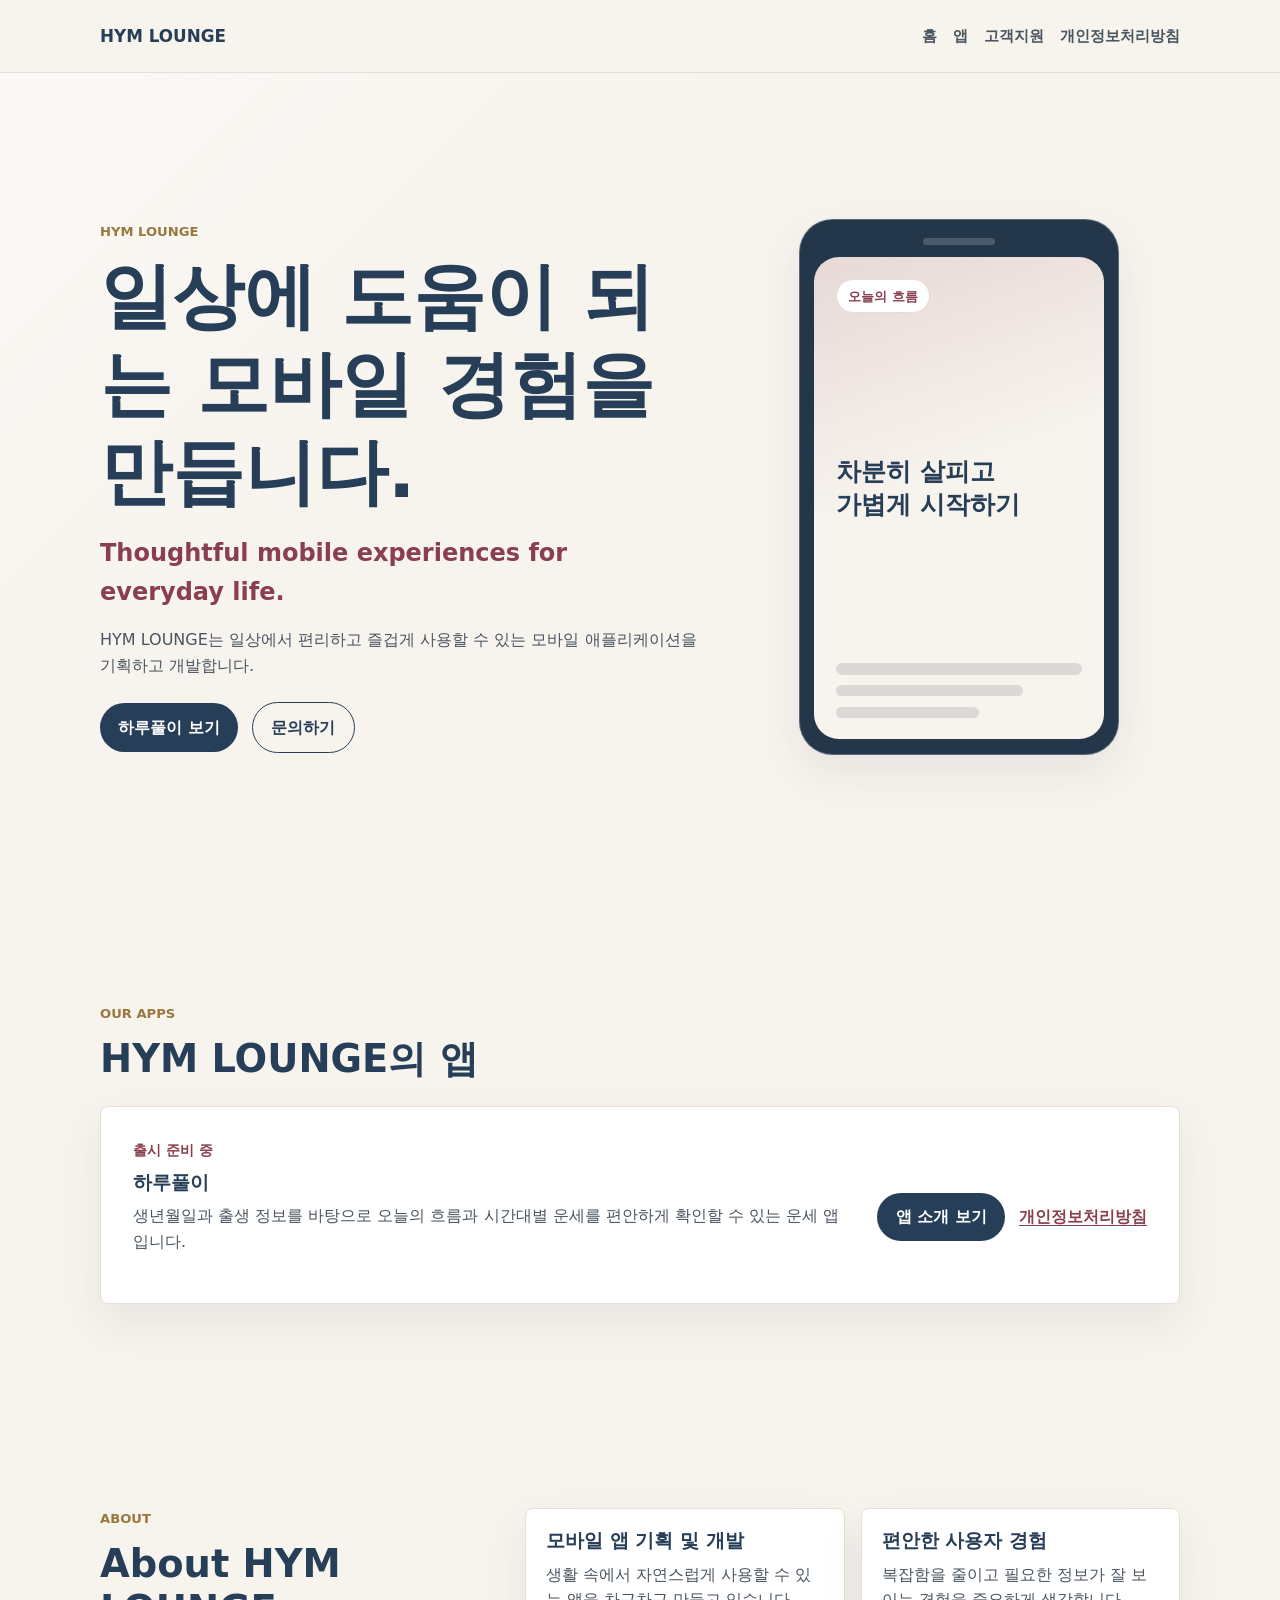
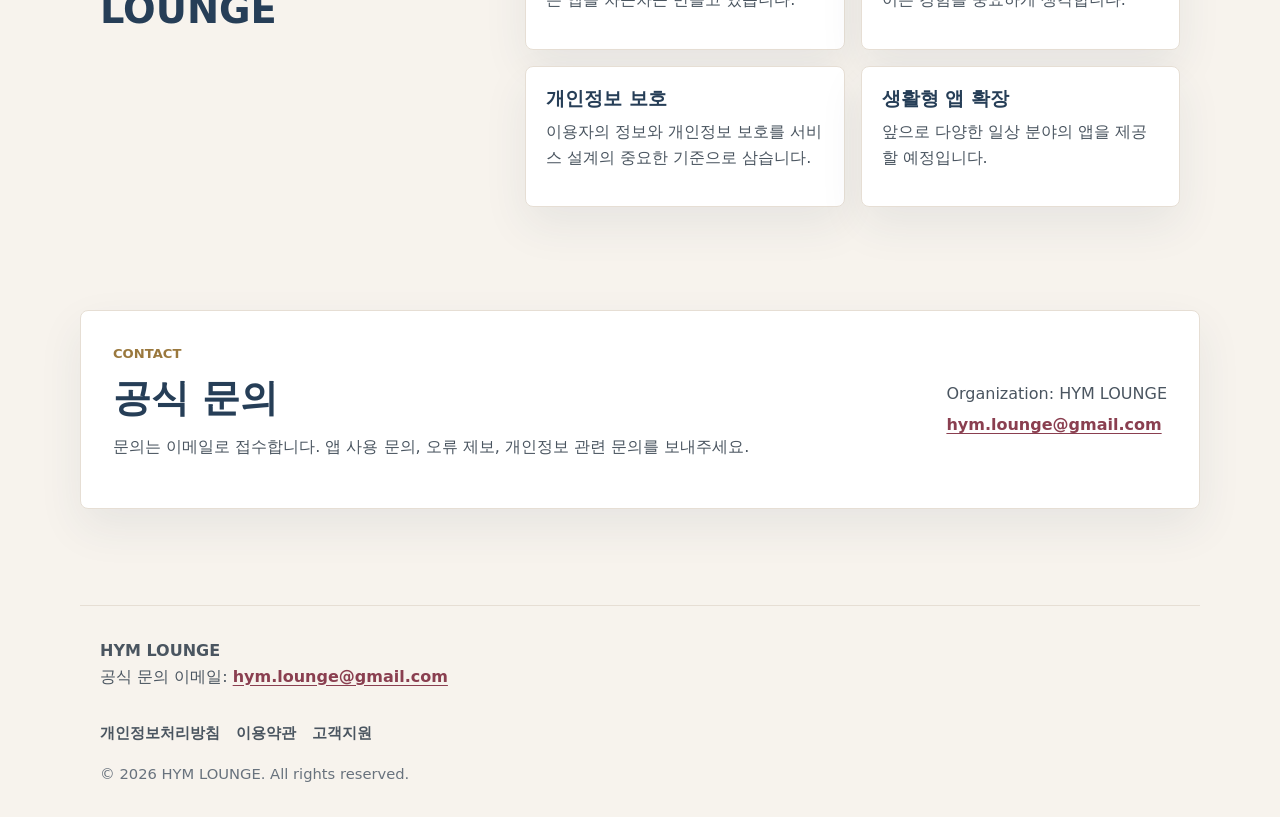
<file: index.html>
<!doctype html>
<html lang="ko">
  <head>
    <meta charset="utf-8">
    <meta name="viewport" content="width=device-width, initial-scale=1">
    <title>HYM LOUNGE | 일상에 도움이 되는 모바일 경험</title>
    <meta name="description" content="HYM LOUNGE는 일상에서 편리하고 즐겁게 사용할 수 있는 모바일 애플리케이션을 기획하고 개발합니다.">
    <link rel="canonical" href="https://www.hymlounge.com/">
    <link rel="icon" href="/assets/favicon.svg" type="image/svg+xml">
    <meta name="theme-color" content="#F7F3ED">
    <meta property="og:type" content="website">
    <meta property="og:site_name" content="HYM LOUNGE">
    <meta property="og:title" content="HYM LOUNGE">
    <meta property="og:description" content="일상에 도움이 되는 모바일 경험을 만듭니다.">
    <meta property="og:url" content="https://www.hymlounge.com/">
    <meta property="og:locale" content="ko_KR">
    <link rel="stylesheet" href="/styles.css">
  </head>
  <body>
    <header class="site-header">
      <nav class="nav" aria-label="주요 메뉴">
        <a class="brand" href="/" aria-label="HYM LOUNGE 홈">HYM LOUNGE</a>
        <div class="nav-links">
          <a href="/">홈</a>
          <a href="/harupuli/">앱</a>
          <a href="/support/">고객지원</a>
          <a href="/harupuli/privacy/">개인정보처리방침</a>
        </div>
      </nav>
    </header>

    <main>
      <section class="hero section">
        <div class="hero-copy">
          <p class="eyebrow">HYM LOUNGE</p>
          <h1>일상에 도움이 되는 모바일 경험을 만듭니다.</h1>
          <p class="lead">Thoughtful mobile experiences for everyday life.</p>
          <p>HYM LOUNGE는 일상에서 편리하고 즐겁게 사용할 수 있는 모바일 애플리케이션을 기획하고 개발합니다.</p>
          <div class="actions" aria-label="주요 링크">
            <a class="button primary" href="/harupuli/">하루풀이 보기</a>
            <a class="button secondary" href="/support/">문의하기</a>
          </div>
        </div>
        <div class="hero-panel" aria-hidden="true">
          <div class="phone-shell">
            <div class="phone-top"></div>
            <div class="app-preview">
              <span class="preview-label">오늘의 흐름</span>
              <strong>차분히 살피고<br>가볍게 시작하기</strong>
              <div class="preview-lines">
                <span></span>
                <span></span>
                <span></span>
              </div>
            </div>
          </div>
        </div>
      </section>

      <section class="section" aria-labelledby="apps-title">
        <div class="section-heading">
          <p class="eyebrow">Our Apps</p>
          <h2 id="apps-title">HYM LOUNGE의 앱</h2>
        </div>
        <article class="app-card">
          <div>
            <p class="status">출시 준비 중</p>
            <h3>하루풀이</h3>
            <p>생년월일과 출생 정보를 바탕으로 오늘의 흐름과 시간대별 운세를 편안하게 확인할 수 있는 운세 앱입니다.</p>
          </div>
          <div class="card-actions">
            <a class="button primary" href="/harupuli/">앱 소개 보기</a>
            <a class="text-link" href="/harupuli/privacy/">개인정보처리방침</a>
          </div>
        </article>
      </section>

      <section class="section split" aria-labelledby="about-title">
        <div class="section-heading">
          <p class="eyebrow">About</p>
          <h2 id="about-title">About HYM LOUNGE</h2>
        </div>
        <div class="feature-grid">
          <article>
            <h3>모바일 앱 기획 및 개발</h3>
            <p>생활 속에서 자연스럽게 사용할 수 있는 앱을 차근차근 만들고 있습니다.</p>
          </article>
          <article>
            <h3>편안한 사용자 경험</h3>
            <p>복잡함을 줄이고 필요한 정보가 잘 보이는 경험을 중요하게 생각합니다.</p>
          </article>
          <article>
            <h3>개인정보 보호</h3>
            <p>이용자의 정보와 개인정보 보호를 서비스 설계의 중요한 기준으로 삼습니다.</p>
          </article>
          <article>
            <h3>생활형 앱 확장</h3>
            <p>앞으로 다양한 일상 분야의 앱을 제공할 예정입니다.</p>
          </article>
        </div>
      </section>

      <section class="section contact-band" aria-labelledby="contact-title">
        <div>
          <p class="eyebrow">Contact</p>
          <h2 id="contact-title">공식 문의</h2>
          <p>문의는 이메일로 접수합니다. 앱 사용 문의, 오류 제보, 개인정보 관련 문의를 보내주세요.</p>
        </div>
        <address>
          <span>Organization: HYM LOUNGE</span>
          <a href="mailto:hym.lounge@gmail.com" aria-label="HYM LOUNGE 공식 문의 이메일 보내기">hym.lounge@gmail.com</a>
        </address>
      </section>
    </main>

    <footer class="site-footer">
      <div>
        <strong>HYM LOUNGE</strong>
        <p>공식 문의 이메일: <a href="mailto:hym.lounge@gmail.com">hym.lounge@gmail.com</a></p>
      </div>
      <nav aria-label="하단 메뉴">
        <a href="/harupuli/privacy/">개인정보처리방침</a>
        <a href="/harupuli/terms/">이용약관</a>
        <a href="/support/">고객지원</a>
      </nav>
      <p class="copyright">© 2026 HYM LOUNGE. All rights reserved.</p>
    </footer>
  </body>
</html>
</file>
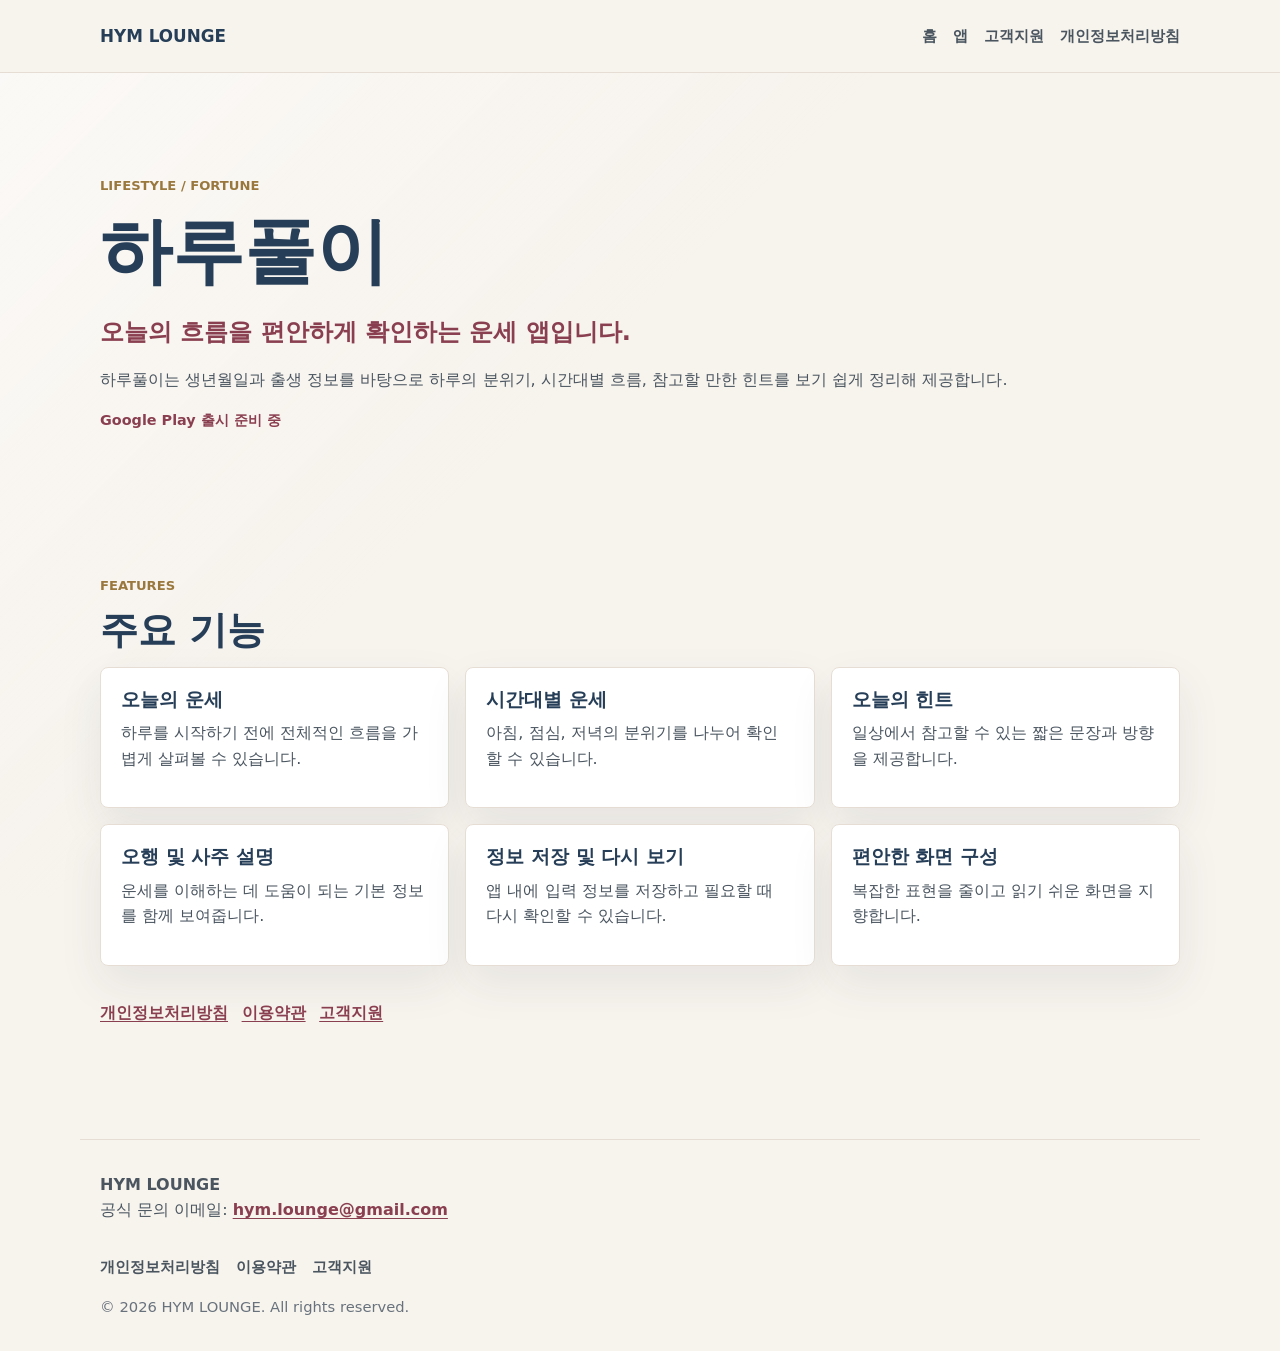
<file: harupuli/index.html>
<!doctype html>
<html lang="ko">
  <head>
    <meta charset="utf-8">
    <meta name="viewport" content="width=device-width, initial-scale=1">
    <title>하루풀이 | HYM LOUNGE</title>
    <meta name="description" content="하루풀이는 오늘의 흐름과 시간대별 운세를 편안하게 확인할 수 있는 라이프스타일 운세 앱입니다.">
    <link rel="canonical" href="https://www.hymlounge.com/harupuli/">
    <link rel="icon" href="/assets/favicon.svg" type="image/svg+xml">
    <meta name="theme-color" content="#F7F3ED">
    <meta property="og:type" content="website">
    <meta property="og:site_name" content="HYM LOUNGE">
    <meta property="og:title" content="하루풀이">
    <meta property="og:description" content="Google Play 출시 준비 중인 라이프스타일 운세 앱입니다.">
    <meta property="og:url" content="https://www.hymlounge.com/harupuli/">
    <meta property="og:locale" content="ko_KR">
    <link rel="stylesheet" href="/styles.css">
  </head>
  <body>
    <header class="site-header">
      <nav class="nav" aria-label="주요 메뉴">
        <a class="brand" href="/" aria-label="HYM LOUNGE 홈">HYM LOUNGE</a>
        <div class="nav-links">
          <a href="/">홈</a>
          <a href="/harupuli/">앱</a>
          <a href="/support/">고객지원</a>
          <a href="/harupuli/privacy/">개인정보처리방침</a>
        </div>
      </nav>
    </header>

    <main>
      <section class="section page-hero">
        <p class="eyebrow">Lifestyle / Fortune</p>
        <h1>하루풀이</h1>
        <p class="lead">오늘의 흐름을 편안하게 확인하는 운세 앱입니다.</p>
        <p>하루풀이는 생년월일과 출생 정보를 바탕으로 하루의 분위기, 시간대별 흐름, 참고할 만한 힌트를 보기 쉽게 정리해 제공합니다.</p>
        <p class="status">Google Play 출시 준비 중</p>
      </section>

      <section class="section" aria-labelledby="features-title">
        <div class="section-heading">
          <p class="eyebrow">Features</p>
          <h2 id="features-title">주요 기능</h2>
        </div>
        <div class="content-grid">
          <article class="info-card">
            <h3>오늘의 운세</h3>
            <p>하루를 시작하기 전에 전체적인 흐름을 가볍게 살펴볼 수 있습니다.</p>
          </article>
          <article class="info-card">
            <h3>시간대별 운세</h3>
            <p>아침, 점심, 저녁의 분위기를 나누어 확인할 수 있습니다.</p>
          </article>
          <article class="info-card">
            <h3>오늘의 힌트</h3>
            <p>일상에서 참고할 수 있는 짧은 문장과 방향을 제공합니다.</p>
          </article>
          <article class="info-card">
            <h3>오행 및 사주 설명</h3>
            <p>운세를 이해하는 데 도움이 되는 기본 정보를 함께 보여줍니다.</p>
          </article>
          <article class="info-card">
            <h3>정보 저장 및 다시 보기</h3>
            <p>앱 내에 입력 정보를 저장하고 필요할 때 다시 확인할 수 있습니다.</p>
          </article>
          <article class="info-card">
            <h3>편안한 화면 구성</h3>
            <p>복잡한 표현을 줄이고 읽기 쉬운 화면을 지향합니다.</p>
          </article>
        </div>
        <div class="page-links">
          <a class="text-link" href="/harupuli/privacy/">개인정보처리방침</a>
          <a class="text-link" href="/harupuli/terms/">이용약관</a>
          <a class="text-link" href="/support/">고객지원</a>
        </div>
      </section>
    </main>

    <footer class="site-footer">
      <div>
        <strong>HYM LOUNGE</strong>
        <p>공식 문의 이메일: <a href="mailto:hym.lounge@gmail.com">hym.lounge@gmail.com</a></p>
      </div>
      <nav aria-label="하단 메뉴">
        <a href="/harupuli/privacy/">개인정보처리방침</a>
        <a href="/harupuli/terms/">이용약관</a>
        <a href="/support/">고객지원</a>
      </nav>
      <p class="copyright">© 2026 HYM LOUNGE. All rights reserved.</p>
    </footer>
  </body>
</html>
</file>
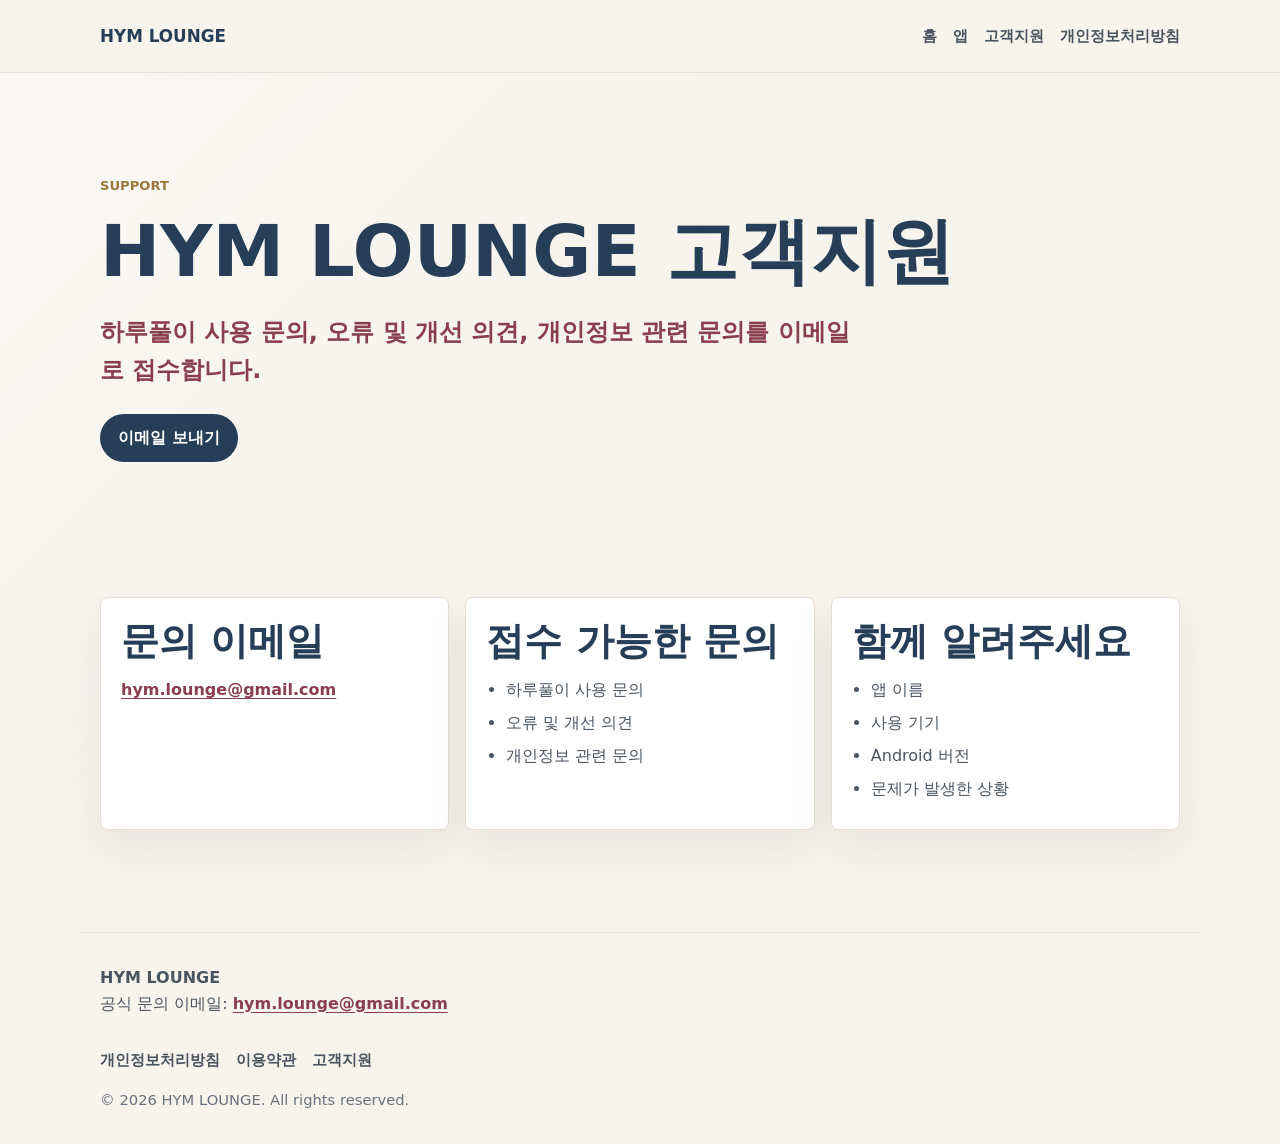
<file: support/index.html>
<!doctype html>
<html lang="ko">
  <head>
    <meta charset="utf-8">
    <meta name="viewport" content="width=device-width, initial-scale=1">
    <title>고객지원 | HYM LOUNGE</title>
    <meta name="description" content="HYM LOUNGE 고객지원 페이지입니다. 하루풀이 사용 문의, 오류 제보, 개인정보 관련 문의를 접수합니다.">
    <link rel="canonical" href="https://www.hymlounge.com/support/">
    <link rel="icon" href="/assets/favicon.svg" type="image/svg+xml">
    <meta name="theme-color" content="#F7F3ED">
    <meta property="og:type" content="website">
    <meta property="og:site_name" content="HYM LOUNGE">
    <meta property="og:title" content="HYM LOUNGE 고객지원">
    <meta property="og:description" content="하루풀이 사용 문의, 오류 및 개선 의견, 개인정보 관련 문의를 보내주세요.">
    <meta property="og:url" content="https://www.hymlounge.com/support/">
    <meta property="og:locale" content="ko_KR">
    <link rel="stylesheet" href="/styles.css">
  </head>
  <body>
    <header class="site-header">
      <nav class="nav" aria-label="주요 메뉴">
        <a class="brand" href="/" aria-label="HYM LOUNGE 홈">HYM LOUNGE</a>
        <div class="nav-links">
          <a href="/">홈</a>
          <a href="/harupuli/">앱</a>
          <a href="/support/">고객지원</a>
          <a href="/harupuli/privacy/">개인정보처리방침</a>
        </div>
      </nav>
    </header>

    <main>
      <section class="section page-hero">
        <p class="eyebrow">Support</p>
        <h1>HYM LOUNGE 고객지원</h1>
        <p class="lead">하루풀이 사용 문의, 오류 및 개선 의견, 개인정보 관련 문의를 이메일로 접수합니다.</p>
        <div class="actions">
          <a class="button primary" href="mailto:hym.lounge@gmail.com?subject=%5BHYM%20LOUNGE%20Support%5D" aria-label="HYM LOUNGE 고객지원 이메일 보내기">이메일 보내기</a>
        </div>
      </section>

      <section class="section" aria-labelledby="support-info-title">
        <div class="content-grid">
          <article class="info-card">
            <h2 id="support-info-title">문의 이메일</h2>
            <p><a href="mailto:hym.lounge@gmail.com">hym.lounge@gmail.com</a></p>
          </article>
          <article class="info-card">
            <h2>접수 가능한 문의</h2>
            <ul>
              <li>하루풀이 사용 문의</li>
              <li>오류 및 개선 의견</li>
              <li>개인정보 관련 문의</li>
            </ul>
          </article>
          <article class="info-card">
            <h2>함께 알려주세요</h2>
            <ul>
              <li>앱 이름</li>
              <li>사용 기기</li>
              <li>Android 버전</li>
              <li>문제가 발생한 상황</li>
            </ul>
          </article>
        </div>
      </section>
    </main>

    <footer class="site-footer">
      <div>
        <strong>HYM LOUNGE</strong>
        <p>공식 문의 이메일: <a href="mailto:hym.lounge@gmail.com">hym.lounge@gmail.com</a></p>
      </div>
      <nav aria-label="하단 메뉴">
        <a href="/harupuli/privacy/">개인정보처리방침</a>
        <a href="/harupuli/terms/">이용약관</a>
        <a href="/support/">고객지원</a>
      </nav>
      <p class="copyright">© 2026 HYM LOUNGE. All rights reserved.</p>
    </footer>
  </body>
</html>
</file>
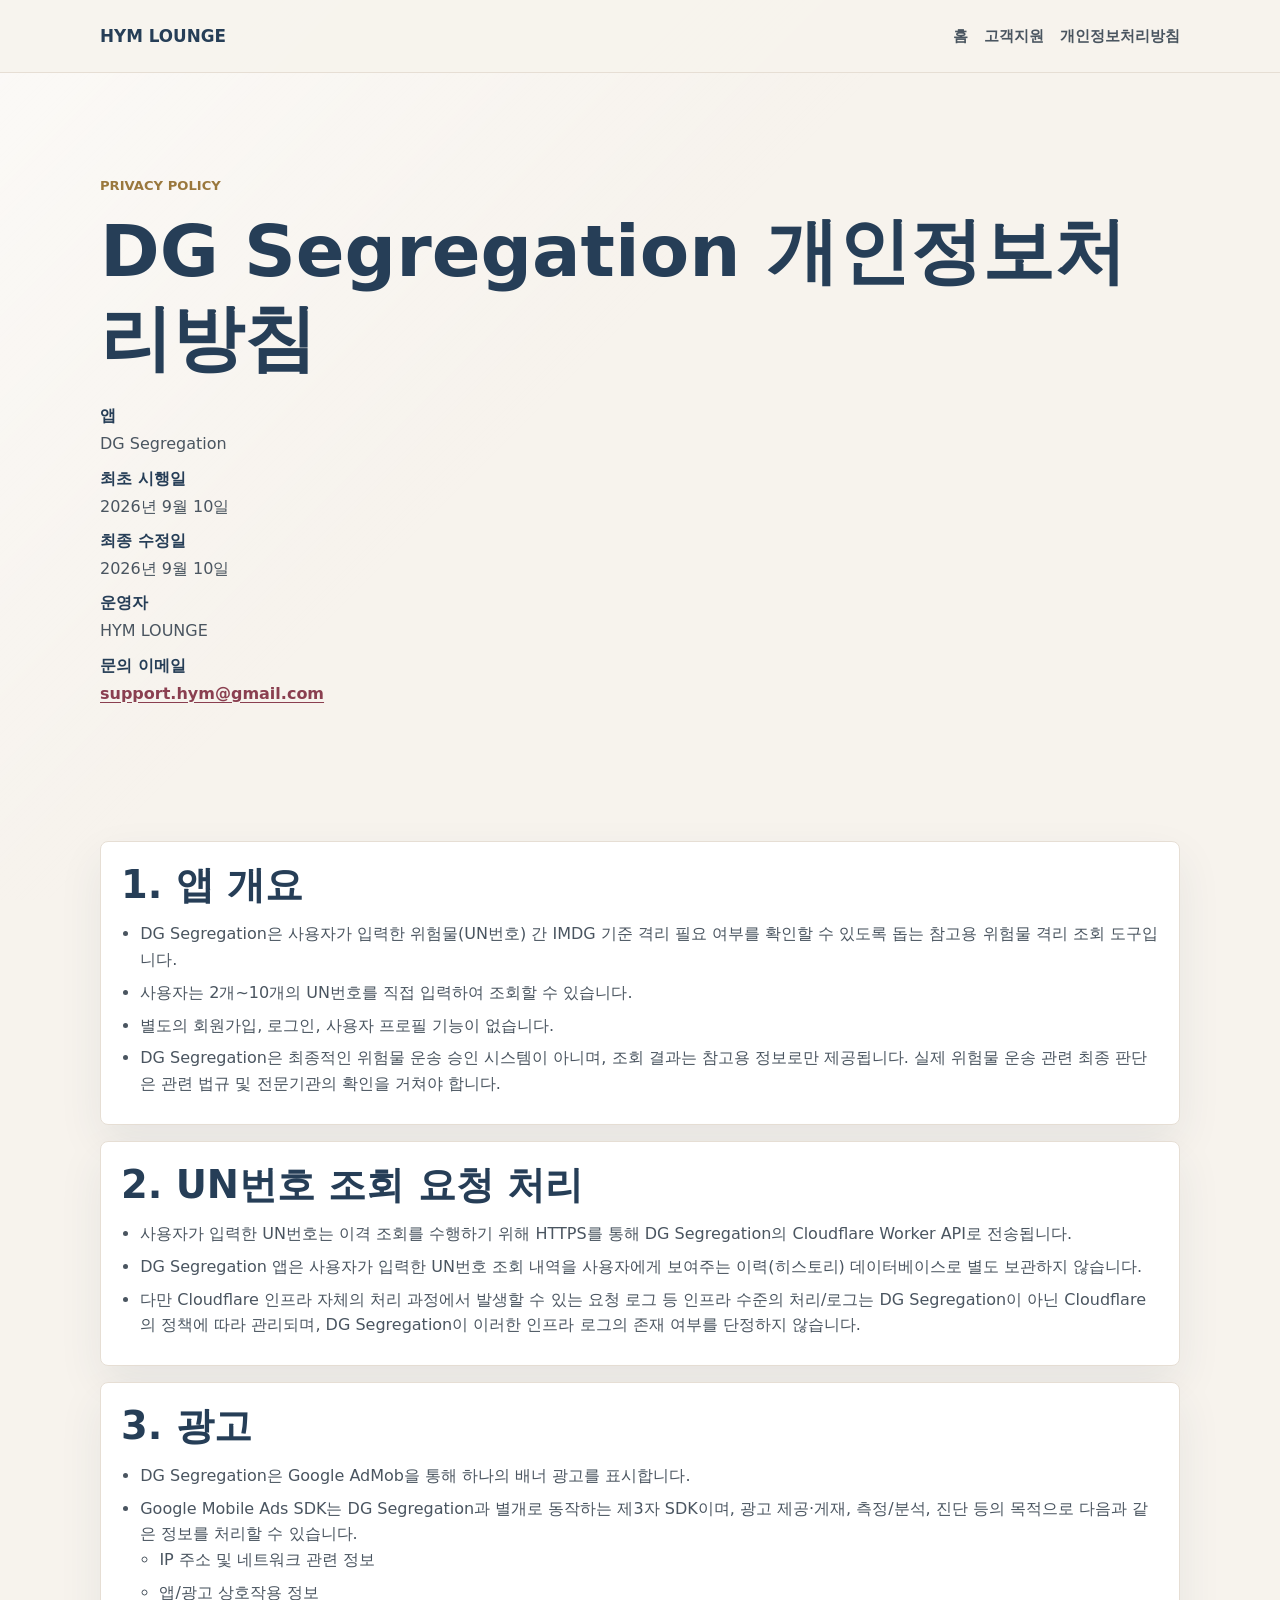
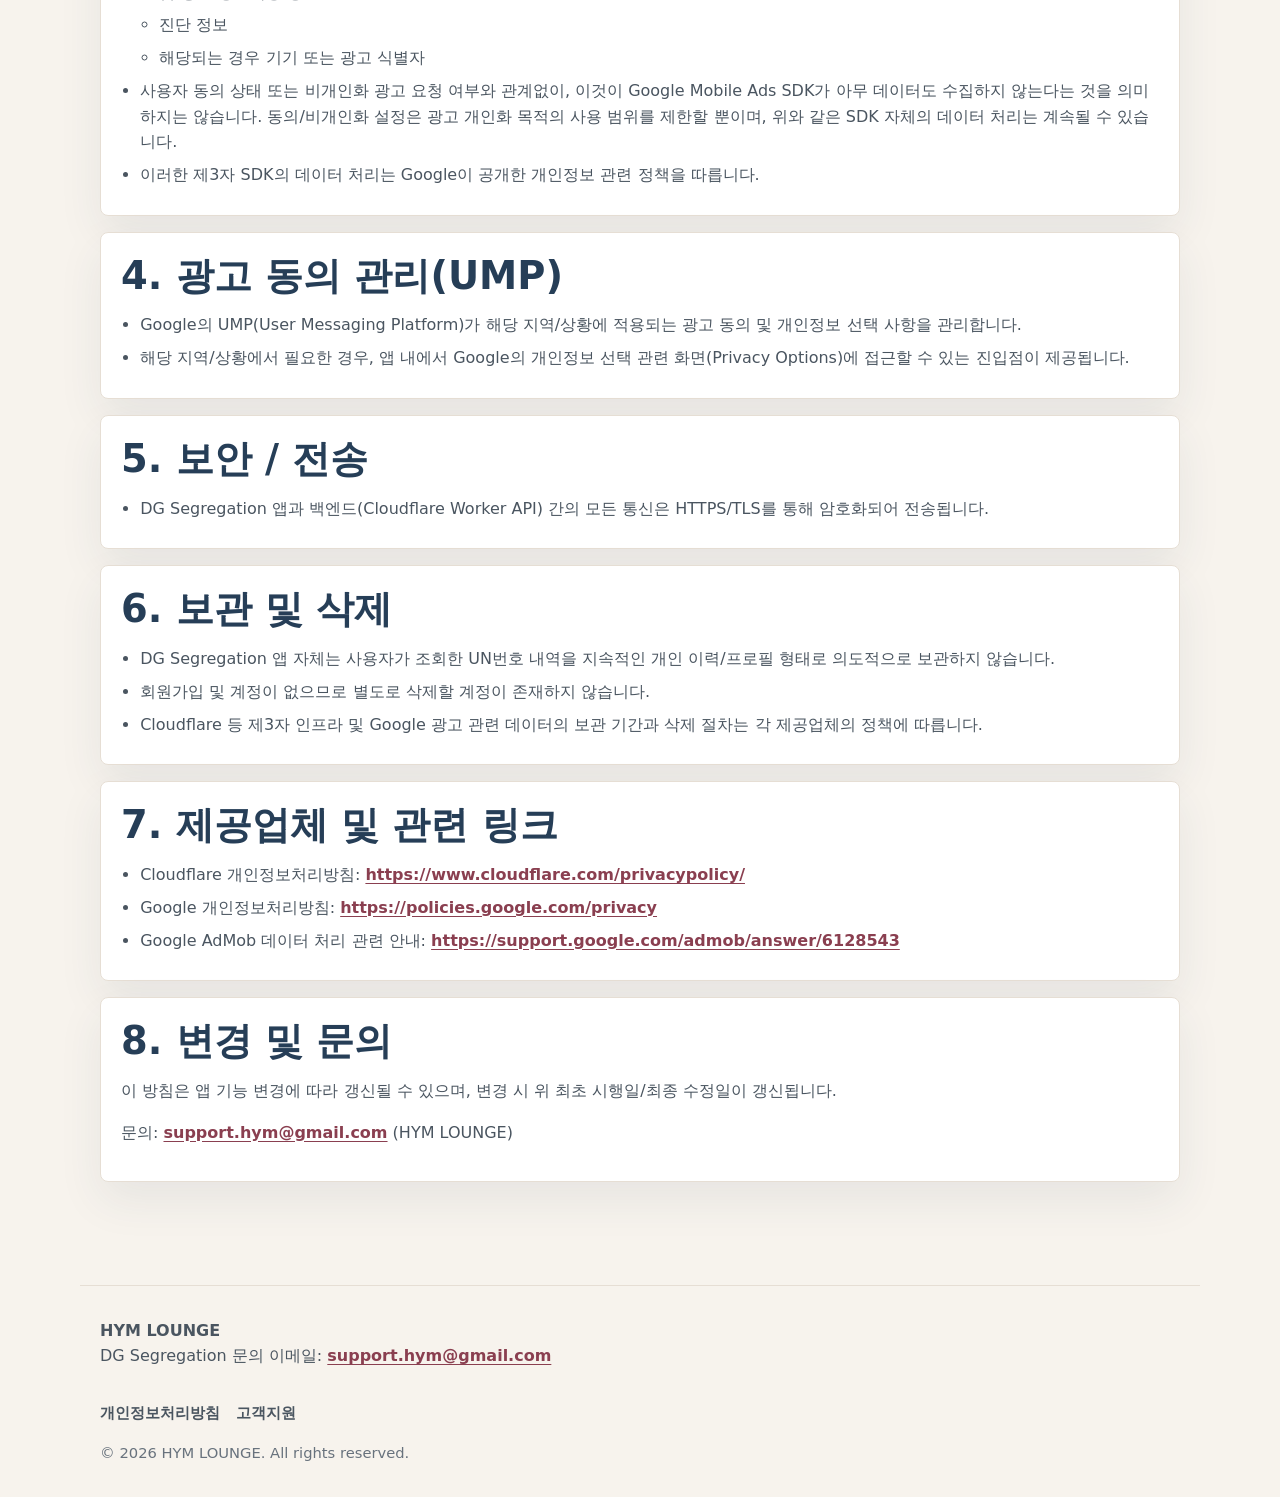
<file: dg-segregation/privacy/index.html>
<!doctype html>
<html lang="ko">
  <head>
    <meta charset="utf-8">
    <meta name="viewport" content="width=device-width, initial-scale=1">
    <title>DG Segregation 개인정보처리방침 | HYM LOUNGE</title>
    <meta name="description" content="DG Segregation 앱의 개인정보 처리 기준, UN번호 조회 요청 처리, 광고(AdMob) 및 개인정보 선택 안내를 확인할 수 있습니다.">
    <link rel="canonical" href="https://www.hymlounge.com/dg-segregation/privacy/">
    <link rel="icon" href="/assets/favicon.svg" type="image/svg+xml">
    <meta name="theme-color" content="#F7F3ED">
    <meta property="og:type" content="article">
    <meta property="og:site_name" content="HYM LOUNGE">
    <meta property="og:title" content="DG Segregation 개인정보처리방침">
    <meta property="og:description" content="최초 시행일 2026년 9월 10일, 최종 수정일 2026년 9월 10일, 운영자 HYM LOUNGE.">
    <meta property="og:url" content="https://www.hymlounge.com/dg-segregation/privacy/">
    <meta property="og:locale" content="ko_KR">
    <link rel="stylesheet" href="/styles.css">
  </head>
  <body>
    <header class="site-header">
      <nav class="nav" aria-label="주요 메뉴">
        <a class="brand" href="/" aria-label="HYM LOUNGE 홈">HYM LOUNGE</a>
        <div class="nav-links">
          <a href="/">홈</a>
          <a href="/support/">고객지원</a>
          <a href="/dg-segregation/privacy/" aria-current="page">개인정보처리방침</a>
        </div>
      </nav>
    </header>

    <main>
      <section class="section page-hero">
        <p class="eyebrow">Privacy Policy</p>
        <h1>DG Segregation 개인정보처리방침</h1>
        <dl class="meta-list">
          <div><dt>앱</dt><dd>DG Segregation</dd></div>
          <div><dt>최초 시행일</dt><dd>2026년 9월 10일</dd></div>
          <div><dt>최종 수정일</dt><dd>2026년 9월 10일</dd></div>
          <div><dt>운영자</dt><dd>HYM LOUNGE</dd></div>
          <div><dt>문의 이메일</dt><dd><a href="mailto:support.hym@gmail.com">support.hym@gmail.com</a></dd></div>
        </dl>
      </section>

      <section class="section policy" aria-label="개인정보처리방침 본문">
        <article>
          <h2>1. 앱 개요</h2>
          <ul>
            <li>DG Segregation은 사용자가 입력한 위험물(UN번호) 간 IMDG 기준 격리 필요 여부를 확인할 수 있도록 돕는 참고용 위험물 격리 조회 도구입니다.</li>
            <li>사용자는 2개~10개의 UN번호를 직접 입력하여 조회할 수 있습니다.</li>
            <li>별도의 회원가입, 로그인, 사용자 프로필 기능이 없습니다.</li>
            <li>DG Segregation은 최종적인 위험물 운송 승인 시스템이 아니며, 조회 결과는 참고용 정보로만 제공됩니다. 실제 위험물 운송 관련 최종 판단은 관련 법규 및 전문기관의 확인을 거쳐야 합니다.</li>
          </ul>
        </article>
        <article>
          <h2>2. UN번호 조회 요청 처리</h2>
          <ul>
            <li>사용자가 입력한 UN번호는 이격 조회를 수행하기 위해 HTTPS를 통해 DG Segregation의 Cloudflare Worker API로 전송됩니다.</li>
            <li>DG Segregation 앱은 사용자가 입력한 UN번호 조회 내역을 사용자에게 보여주는 이력(히스토리) 데이터베이스로 별도 보관하지 않습니다.</li>
            <li>다만 Cloudflare 인프라 자체의 처리 과정에서 발생할 수 있는 요청 로그 등 인프라 수준의 처리/로그는 DG Segregation이 아닌 Cloudflare의 정책에 따라 관리되며, DG Segregation이 이러한 인프라 로그의 존재 여부를 단정하지 않습니다.</li>
          </ul>
        </article>
        <article>
          <h2>3. 광고</h2>
          <ul>
            <li>DG Segregation은 Google AdMob을 통해 하나의 배너 광고를 표시합니다.</li>
            <li>
              Google Mobile Ads SDK는 DG Segregation과 별개로 동작하는 제3자 SDK이며, 광고 제공·게재, 측정/분석, 진단 등의 목적으로 다음과 같은 정보를 처리할 수 있습니다.
              <ul>
                <li>IP 주소 및 네트워크 관련 정보</li>
                <li>앱/광고 상호작용 정보</li>
                <li>진단 정보</li>
                <li>해당되는 경우 기기 또는 광고 식별자</li>
              </ul>
            </li>
            <li>사용자 동의 상태 또는 비개인화 광고 요청 여부와 관계없이, 이것이 Google Mobile Ads SDK가 아무 데이터도 수집하지 않는다는 것을 의미하지는 않습니다. 동의/비개인화 설정은 광고 개인화 목적의 사용 범위를 제한할 뿐이며, 위와 같은 SDK 자체의 데이터 처리는 계속될 수 있습니다.</li>
            <li>이러한 제3자 SDK의 데이터 처리는 Google이 공개한 개인정보 관련 정책을 따릅니다.</li>
          </ul>
        </article>
        <article>
          <h2>4. 광고 동의 관리(UMP)</h2>
          <ul>
            <li>Google의 UMP(User Messaging Platform)가 해당 지역/상황에 적용되는 광고 동의 및 개인정보 선택 사항을 관리합니다.</li>
            <li>해당 지역/상황에서 필요한 경우, 앱 내에서 Google의 개인정보 선택 관련 화면(Privacy Options)에 접근할 수 있는 진입점이 제공됩니다.</li>
          </ul>
        </article>
        <article>
          <h2>5. 보안 / 전송</h2>
          <ul>
            <li>DG Segregation 앱과 백엔드(Cloudflare Worker API) 간의 모든 통신은 HTTPS/TLS를 통해 암호화되어 전송됩니다.</li>
          </ul>
        </article>
        <article>
          <h2>6. 보관 및 삭제</h2>
          <ul>
            <li>DG Segregation 앱 자체는 사용자가 조회한 UN번호 내역을 지속적인 개인 이력/프로필 형태로 의도적으로 보관하지 않습니다.</li>
            <li>회원가입 및 계정이 없으므로 별도로 삭제할 계정이 존재하지 않습니다.</li>
            <li>Cloudflare 등 제3자 인프라 및 Google 광고 관련 데이터의 보관 기간과 삭제 절차는 각 제공업체의 정책에 따릅니다.</li>
          </ul>
        </article>
        <article>
          <h2>7. 제공업체 및 관련 링크</h2>
          <ul>
            <li>Cloudflare 개인정보처리방침: <a href="https://www.cloudflare.com/privacypolicy/" target="_blank" rel="noopener">https://www.cloudflare.com/privacypolicy/</a></li>
            <li>Google 개인정보처리방침: <a href="https://policies.google.com/privacy" target="_blank" rel="noopener">https://policies.google.com/privacy</a></li>
            <li>Google AdMob 데이터 처리 관련 안내: <a href="https://support.google.com/admob/answer/6128543" target="_blank" rel="noopener">https://support.google.com/admob/answer/6128543</a></li>
          </ul>
        </article>
        <article>
          <h2>8. 변경 및 문의</h2>
          <p>이 방침은 앱 기능 변경에 따라 갱신될 수 있으며, 변경 시 위 최초 시행일/최종 수정일이 갱신됩니다.</p>
          <p>문의: <a href="mailto:support.hym@gmail.com" aria-label="DG Segregation 개인정보 문의 이메일 보내기">support.hym@gmail.com</a> (HYM LOUNGE)</p>
        </article>
      </section>
    </main>

    <footer class="site-footer">
      <div>
        <strong>HYM LOUNGE</strong>
        <p>DG Segregation 문의 이메일: <a href="mailto:support.hym@gmail.com">support.hym@gmail.com</a></p>
      </div>
      <nav aria-label="하단 메뉴">
        <a href="/dg-segregation/privacy/">개인정보처리방침</a>
        <a href="/support/">고객지원</a>
      </nav>
      <p class="copyright">© 2026 HYM LOUNGE. All rights reserved.</p>
    </footer>
  </body>
</html>
</file>
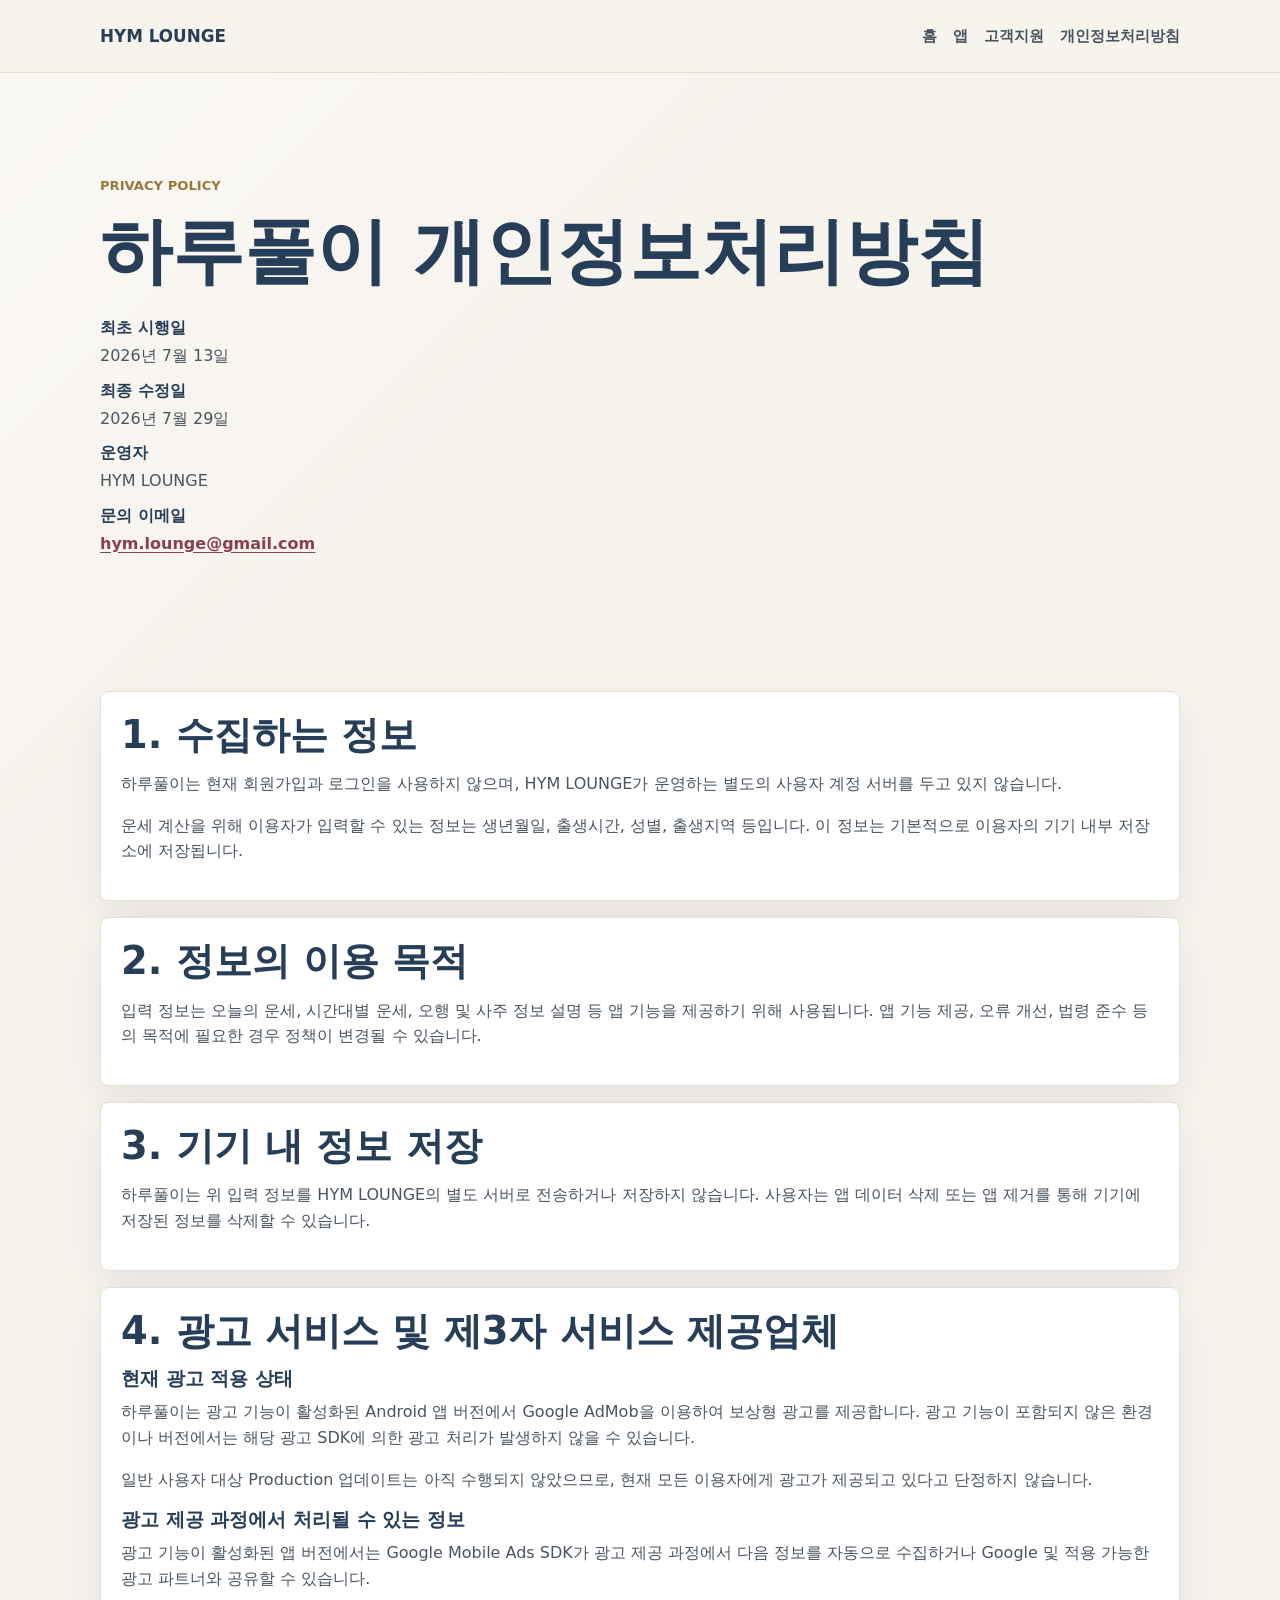
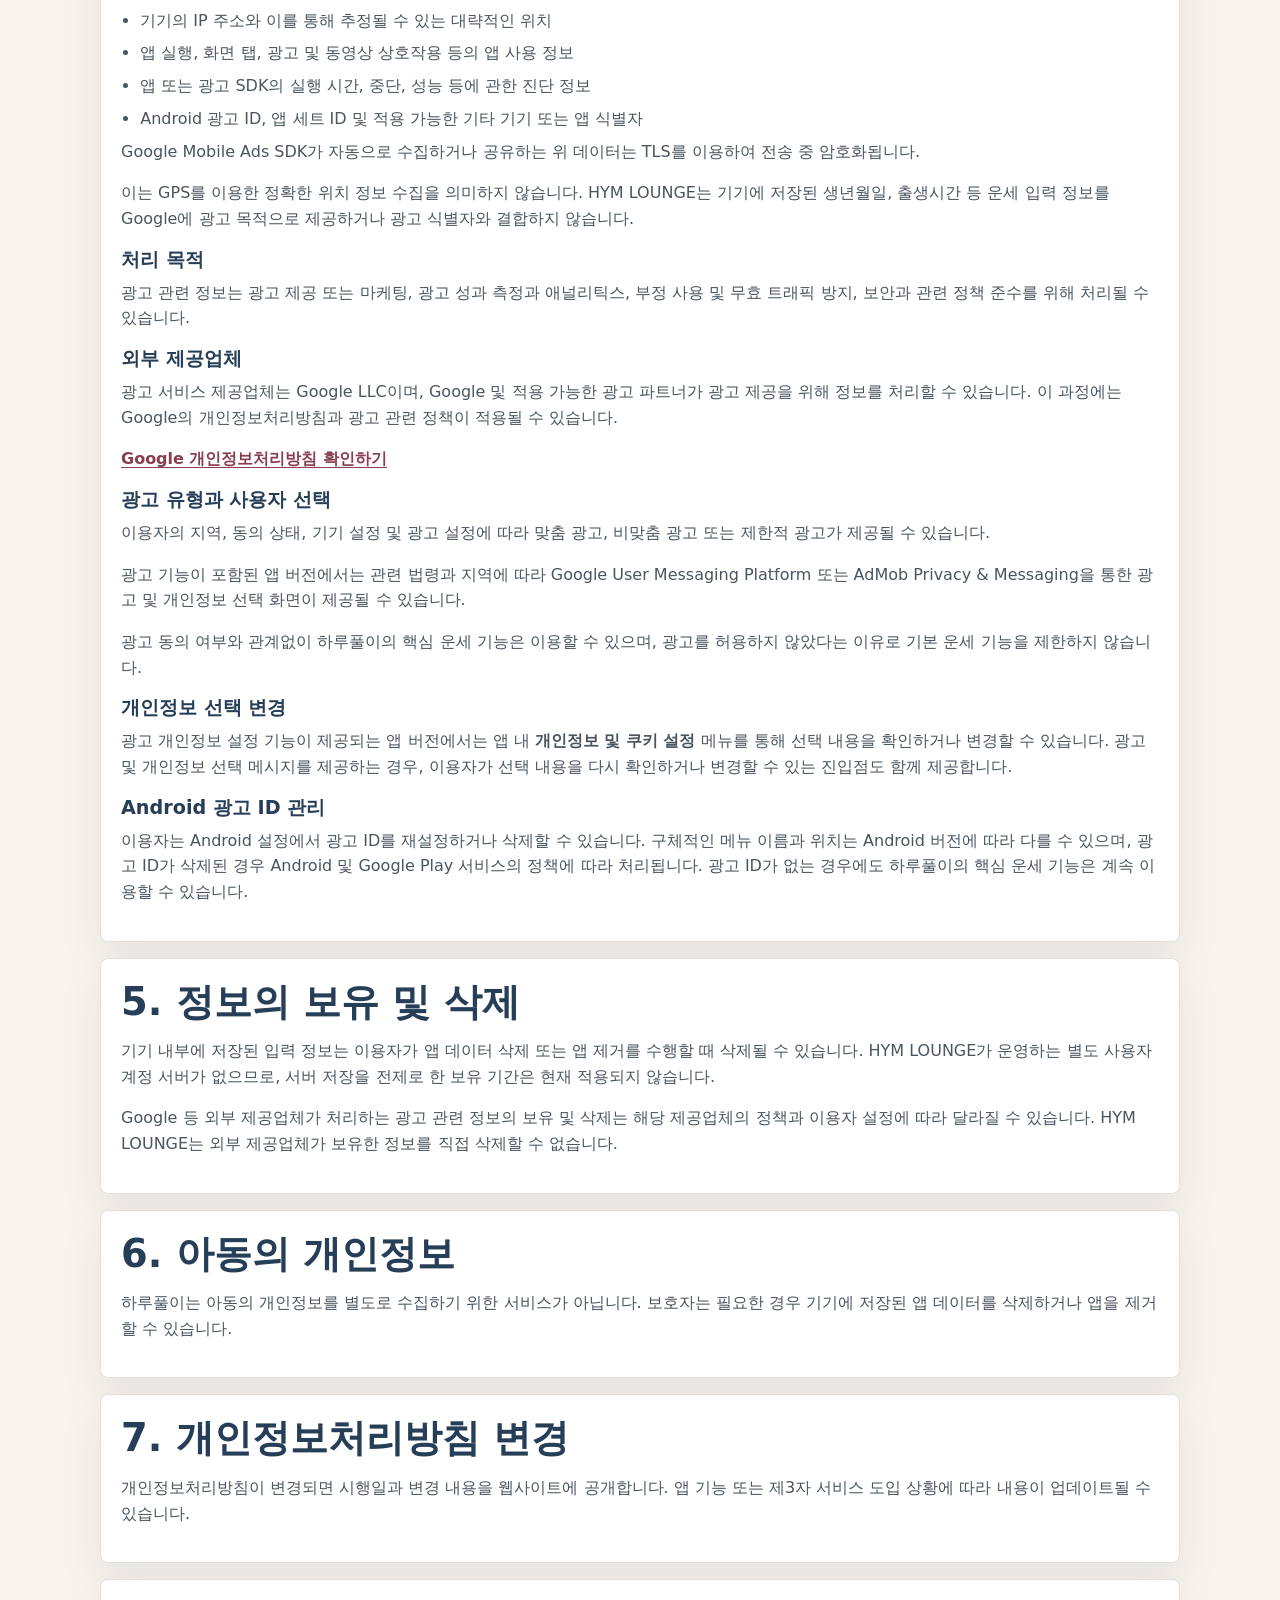
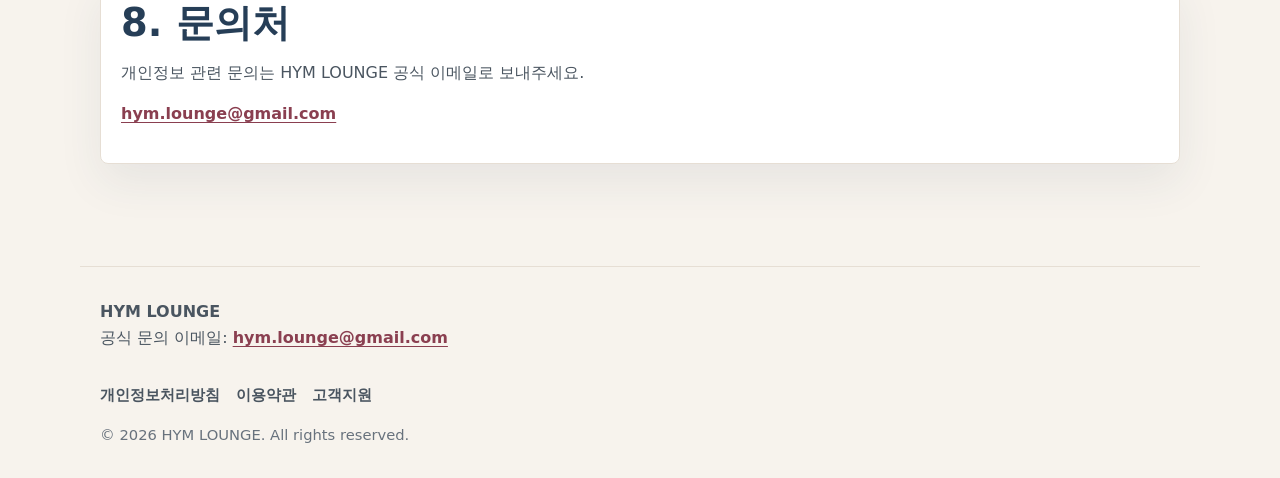
<file: harupuli/privacy/index.html>
<!doctype html>
<html lang="ko">
  <head>
    <meta charset="utf-8">
    <meta name="viewport" content="width=device-width, initial-scale=1">
    <title>하루풀이 개인정보처리방침 | HYM LOUNGE</title>
    <meta name="description" content="하루풀이 앱의 개인정보 처리 기준, 기기 내 정보 저장, 광고 서비스 및 개인정보 선택 안내를 확인할 수 있습니다.">
    <link rel="canonical" href="https://www.hymlounge.com/harupuli/privacy/">
    <link rel="icon" href="/assets/favicon.svg" type="image/svg+xml">
    <meta name="theme-color" content="#F7F3ED">
    <meta property="og:type" content="article">
    <meta property="og:site_name" content="HYM LOUNGE">
    <meta property="og:title" content="하루풀이 개인정보처리방침">
    <meta property="og:description" content="최초 시행일 2026년 7월 13일, 최종 수정일 2026년 7월 29일, 운영자 HYM LOUNGE.">
    <meta property="og:url" content="https://www.hymlounge.com/harupuli/privacy/">
    <meta property="og:locale" content="ko_KR">
    <link rel="stylesheet" href="/styles.css">
  </head>
  <body>
    <header class="site-header">
      <nav class="nav" aria-label="주요 메뉴">
        <a class="brand" href="/" aria-label="HYM LOUNGE 홈">HYM LOUNGE</a>
        <div class="nav-links">
          <a href="/">홈</a>
          <a href="/harupuli/">앱</a>
          <a href="/support/">고객지원</a>
          <a href="/harupuli/privacy/">개인정보처리방침</a>
        </div>
      </nav>
    </header>

    <main>
      <section class="section page-hero">
        <p class="eyebrow">Privacy Policy</p>
        <h1>하루풀이 개인정보처리방침</h1>
        <dl class="meta-list">
          <div><dt>최초 시행일</dt><dd>2026년 7월 13일</dd></div>
          <div><dt>최종 수정일</dt><dd>2026년 7월 29일</dd></div>
          <div><dt>운영자</dt><dd>HYM LOUNGE</dd></div>
          <div><dt>문의 이메일</dt><dd><a href="mailto:hym.lounge@gmail.com">hym.lounge@gmail.com</a></dd></div>
        </dl>
      </section>

      <section class="section policy" aria-label="개인정보처리방침 본문">
        <article>
          <h2>1. 수집하는 정보</h2>
          <p>하루풀이는 현재 회원가입과 로그인을 사용하지 않으며, HYM LOUNGE가 운영하는 별도의 사용자 계정 서버를 두고 있지 않습니다.</p>
          <p>운세 계산을 위해 이용자가 입력할 수 있는 정보는 생년월일, 출생시간, 성별, 출생지역 등입니다. 이 정보는 기본적으로 이용자의 기기 내부 저장소에 저장됩니다.</p>
        </article>
        <article>
          <h2>2. 정보의 이용 목적</h2>
          <p>입력 정보는 오늘의 운세, 시간대별 운세, 오행 및 사주 정보 설명 등 앱 기능을 제공하기 위해 사용됩니다. 앱 기능 제공, 오류 개선, 법령 준수 등의 목적에 필요한 경우 정책이 변경될 수 있습니다.</p>
        </article>
        <article>
          <h2>3. 기기 내 정보 저장</h2>
          <p>하루풀이는 위 입력 정보를 HYM LOUNGE의 별도 서버로 전송하거나 저장하지 않습니다. 사용자는 앱 데이터 삭제 또는 앱 제거를 통해 기기에 저장된 정보를 삭제할 수 있습니다.</p>
        </article>
        <article>
          <h2>4. 광고 서비스 및 제3자 서비스 제공업체</h2>
          <h3>현재 광고 적용 상태</h3>
          <p>하루풀이는 광고 기능이 활성화된 Android 앱 버전에서 Google AdMob을 이용하여 보상형 광고를 제공합니다. 광고 기능이 포함되지 않은 환경이나 버전에서는 해당 광고 SDK에 의한 광고 처리가 발생하지 않을 수 있습니다.</p>
          <p>일반 사용자 대상 Production 업데이트는 아직 수행되지 않았으므로, 현재 모든 이용자에게 광고가 제공되고 있다고 단정하지 않습니다.</p>

          <h3>광고 제공 과정에서 처리될 수 있는 정보</h3>
          <p>광고 기능이 활성화된 앱 버전에서는 Google Mobile Ads SDK가 광고 제공 과정에서 다음 정보를 자동으로 수집하거나 Google 및 적용 가능한 광고 파트너와 공유할 수 있습니다.</p>
          <ul>
            <li>기기의 IP 주소와 이를 통해 추정될 수 있는 대략적인 위치</li>
            <li>앱 실행, 화면 탭, 광고 및 동영상 상호작용 등의 앱 사용 정보</li>
            <li>앱 또는 광고 SDK의 실행 시간, 중단, 성능 등에 관한 진단 정보</li>
            <li>Android 광고 ID, 앱 세트 ID 및 적용 가능한 기타 기기 또는 앱 식별자</li>
          </ul>
          <p>Google Mobile Ads SDK가 자동으로 수집하거나 공유하는 위 데이터는 TLS를 이용하여 전송 중 암호화됩니다.</p>
          <p>이는 GPS를 이용한 정확한 위치 정보 수집을 의미하지 않습니다. HYM LOUNGE는 기기에 저장된 생년월일, 출생시간 등 운세 입력 정보를 Google에 광고 목적으로 제공하거나 광고 식별자와 결합하지 않습니다.</p>

          <h3>처리 목적</h3>
          <p>광고 관련 정보는 광고 제공 또는 마케팅, 광고 성과 측정과 애널리틱스, 부정 사용 및 무효 트래픽 방지, 보안과 관련 정책 준수를 위해 처리될 수 있습니다.</p>

          <h3>외부 제공업체</h3>
          <p>광고 서비스 제공업체는 Google LLC이며, Google 및 적용 가능한 광고 파트너가 광고 제공을 위해 정보를 처리할 수 있습니다. 이 과정에는 Google의 개인정보처리방침과 광고 관련 정책이 적용될 수 있습니다.</p>
          <p><a href="https://policies.google.com/privacy?hl=ko" target="_blank" rel="noopener noreferrer">Google 개인정보처리방침 확인하기</a></p>

          <h3>광고 유형과 사용자 선택</h3>
          <p>이용자의 지역, 동의 상태, 기기 설정 및 광고 설정에 따라 맞춤 광고, 비맞춤 광고 또는 제한적 광고가 제공될 수 있습니다.</p>
          <p>광고 기능이 포함된 앱 버전에서는 관련 법령과 지역에 따라 Google User Messaging Platform 또는 AdMob Privacy &amp; Messaging을 통한 광고 및 개인정보 선택 화면이 제공될 수 있습니다.</p>
          <p>광고 동의 여부와 관계없이 하루풀이의 핵심 운세 기능은 이용할 수 있으며, 광고를 허용하지 않았다는 이유로 기본 운세 기능을 제한하지 않습니다.</p>

          <h3>개인정보 선택 변경</h3>
          <p>광고 개인정보 설정 기능이 제공되는 앱 버전에서는 앱 내 <strong>개인정보 및 쿠키 설정</strong> 메뉴를 통해 선택 내용을 확인하거나 변경할 수 있습니다. 광고 및 개인정보 선택 메시지를 제공하는 경우, 이용자가 선택 내용을 다시 확인하거나 변경할 수 있는 진입점도 함께 제공합니다.</p>

          <h3>Android 광고 ID 관리</h3>
          <p>이용자는 Android 설정에서 광고 ID를 재설정하거나 삭제할 수 있습니다. 구체적인 메뉴 이름과 위치는 Android 버전에 따라 다를 수 있으며, 광고 ID가 삭제된 경우 Android 및 Google Play 서비스의 정책에 따라 처리됩니다. 광고 ID가 없는 경우에도 하루풀이의 핵심 운세 기능은 계속 이용할 수 있습니다.</p>
        </article>
        <article>
          <h2>5. 정보의 보유 및 삭제</h2>
          <p>기기 내부에 저장된 입력 정보는 이용자가 앱 데이터 삭제 또는 앱 제거를 수행할 때 삭제될 수 있습니다. HYM LOUNGE가 운영하는 별도 사용자 계정 서버가 없으므로, 서버 저장을 전제로 한 보유 기간은 현재 적용되지 않습니다.</p>
          <p>Google 등 외부 제공업체가 처리하는 광고 관련 정보의 보유 및 삭제는 해당 제공업체의 정책과 이용자 설정에 따라 달라질 수 있습니다. HYM LOUNGE는 외부 제공업체가 보유한 정보를 직접 삭제할 수 없습니다.</p>
        </article>
        <article>
          <h2>6. 아동의 개인정보</h2>
          <p>하루풀이는 아동의 개인정보를 별도로 수집하기 위한 서비스가 아닙니다. 보호자는 필요한 경우 기기에 저장된 앱 데이터를 삭제하거나 앱을 제거할 수 있습니다.</p>
        </article>
        <article>
          <h2>7. 개인정보처리방침 변경</h2>
          <p>개인정보처리방침이 변경되면 시행일과 변경 내용을 웹사이트에 공개합니다. 앱 기능 또는 제3자 서비스 도입 상황에 따라 내용이 업데이트될 수 있습니다.</p>
        </article>
        <article>
          <h2>8. 문의처</h2>
          <p>개인정보 관련 문의는 HYM LOUNGE 공식 이메일로 보내주세요.</p>
          <p><a href="mailto:hym.lounge@gmail.com" aria-label="하루풀이 개인정보 문의 이메일 보내기">hym.lounge@gmail.com</a></p>
        </article>
      </section>
    </main>

    <footer class="site-footer">
      <div>
        <strong>HYM LOUNGE</strong>
        <p>공식 문의 이메일: <a href="mailto:hym.lounge@gmail.com">hym.lounge@gmail.com</a></p>
      </div>
      <nav aria-label="하단 메뉴">
        <a href="/harupuli/privacy/">개인정보처리방침</a>
        <a href="/harupuli/terms/">이용약관</a>
        <a href="/support/">고객지원</a>
      </nav>
      <p class="copyright">© 2026 HYM LOUNGE. All rights reserved.</p>
    </footer>
  </body>
</html>
</file>
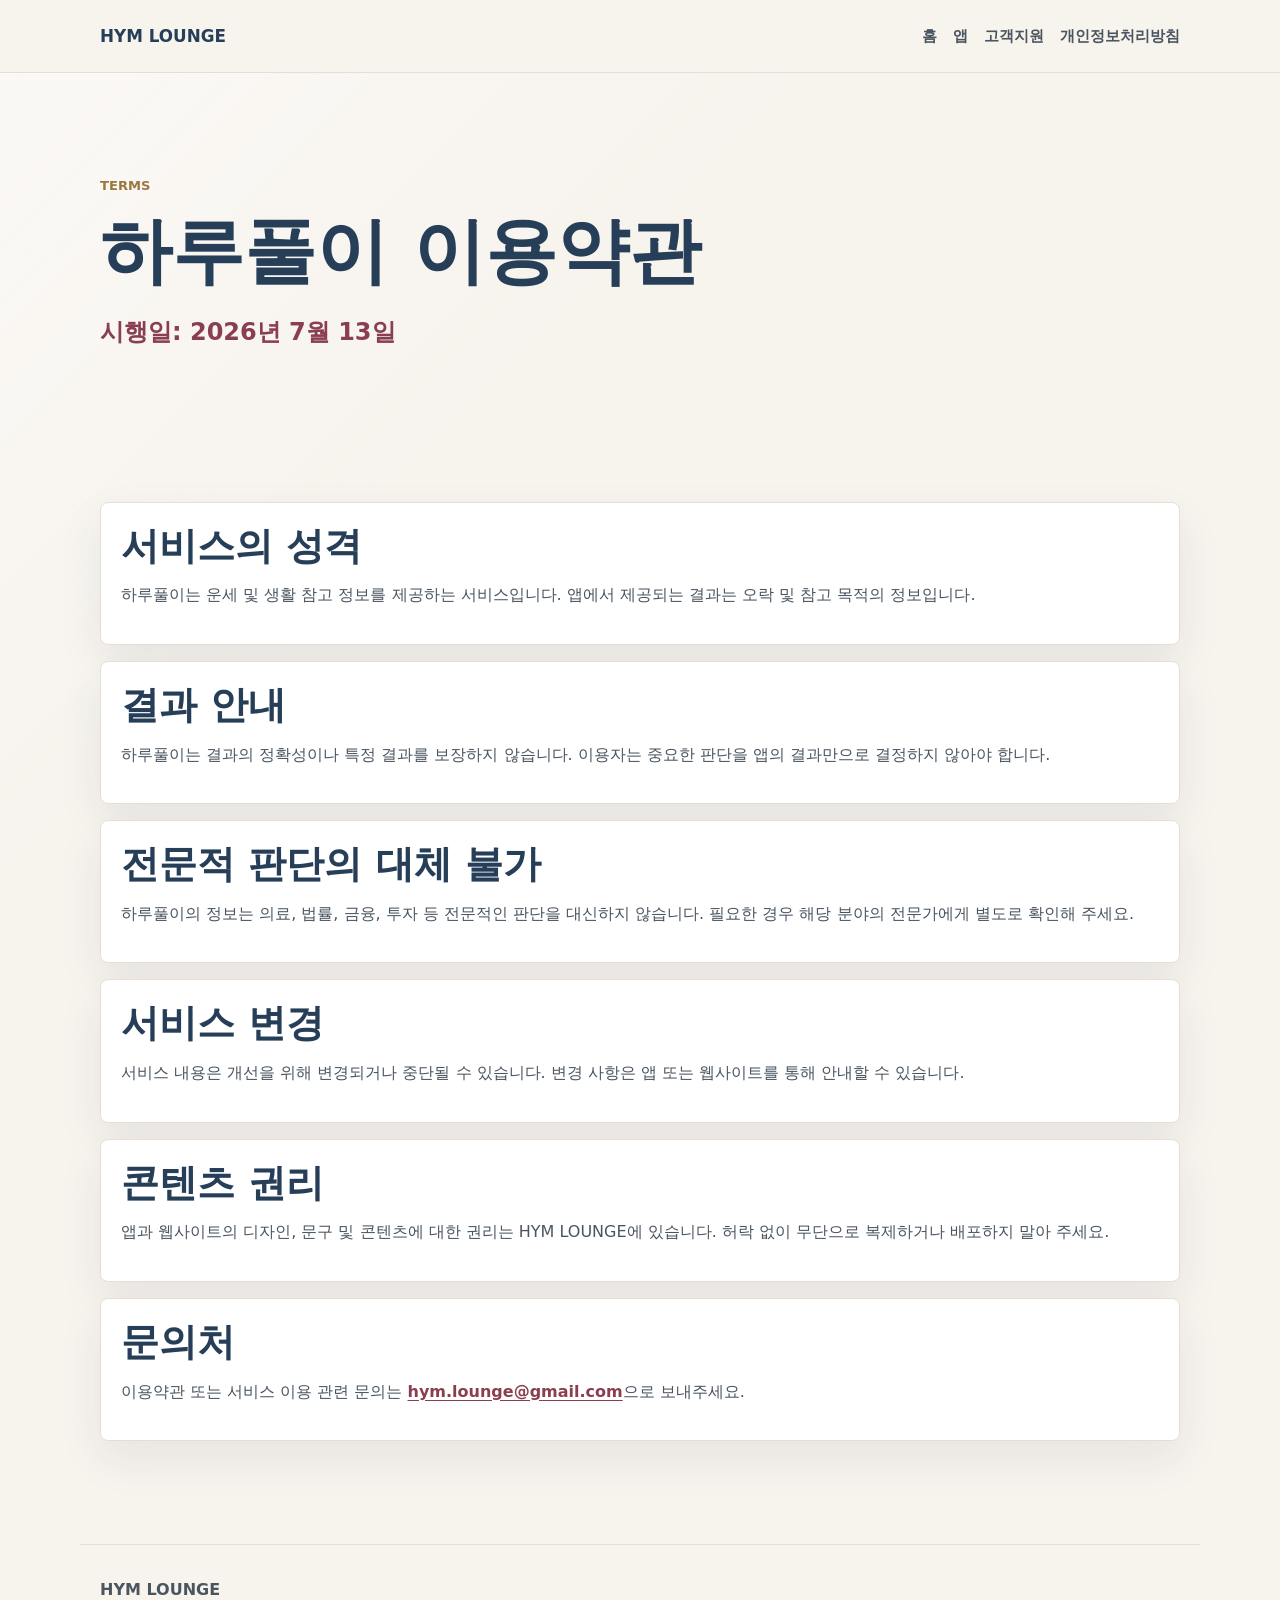
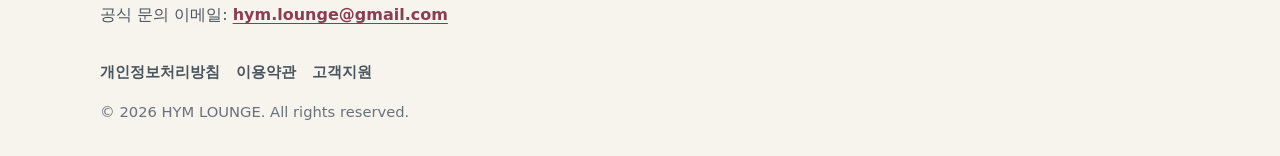
<file: harupuli/terms/index.html>
<!doctype html>
<html lang="ko">
  <head>
    <meta charset="utf-8">
    <meta name="viewport" content="width=device-width, initial-scale=1">
    <title>하루풀이 이용약관 | HYM LOUNGE</title>
    <meta name="description" content="하루풀이 앱 이용약관입니다. 운세 및 생활 참고 정보 제공, 콘텐츠 권리, 문의처를 안내합니다.">
    <link rel="canonical" href="https://www.hymlounge.com/harupuli/terms/">
    <link rel="icon" href="/assets/favicon.svg" type="image/svg+xml">
    <meta name="theme-color" content="#F7F3ED">
    <meta property="og:type" content="article">
    <meta property="og:site_name" content="HYM LOUNGE">
    <meta property="og:title" content="하루풀이 이용약관">
    <meta property="og:description" content="시행일 2026년 7월 13일.">
    <meta property="og:url" content="https://www.hymlounge.com/harupuli/terms/">
    <meta property="og:locale" content="ko_KR">
    <link rel="stylesheet" href="/styles.css">
  </head>
  <body>
    <header class="site-header">
      <nav class="nav" aria-label="주요 메뉴">
        <a class="brand" href="/" aria-label="HYM LOUNGE 홈">HYM LOUNGE</a>
        <div class="nav-links">
          <a href="/">홈</a>
          <a href="/harupuli/">앱</a>
          <a href="/support/">고객지원</a>
          <a href="/harupuli/privacy/">개인정보처리방침</a>
        </div>
      </nav>
    </header>

    <main>
      <section class="section page-hero">
        <p class="eyebrow">Terms</p>
        <h1>하루풀이 이용약관</h1>
        <p class="lead">시행일: 2026년 7월 13일</p>
      </section>

      <section class="section policy" aria-label="이용약관 본문">
        <article>
          <h2>서비스의 성격</h2>
          <p>하루풀이는 운세 및 생활 참고 정보를 제공하는 서비스입니다. 앱에서 제공되는 결과는 오락 및 참고 목적의 정보입니다.</p>
        </article>
        <article>
          <h2>결과 안내</h2>
          <p>하루풀이는 결과의 정확성이나 특정 결과를 보장하지 않습니다. 이용자는 중요한 판단을 앱의 결과만으로 결정하지 않아야 합니다.</p>
        </article>
        <article>
          <h2>전문적 판단의 대체 불가</h2>
          <p>하루풀이의 정보는 의료, 법률, 금융, 투자 등 전문적인 판단을 대신하지 않습니다. 필요한 경우 해당 분야의 전문가에게 별도로 확인해 주세요.</p>
        </article>
        <article>
          <h2>서비스 변경</h2>
          <p>서비스 내용은 개선을 위해 변경되거나 중단될 수 있습니다. 변경 사항은 앱 또는 웹사이트를 통해 안내할 수 있습니다.</p>
        </article>
        <article>
          <h2>콘텐츠 권리</h2>
          <p>앱과 웹사이트의 디자인, 문구 및 콘텐츠에 대한 권리는 HYM LOUNGE에 있습니다. 허락 없이 무단으로 복제하거나 배포하지 말아 주세요.</p>
        </article>
        <article>
          <h2>문의처</h2>
          <p>이용약관 또는 서비스 이용 관련 문의는 <a href="mailto:hym.lounge@gmail.com">hym.lounge@gmail.com</a>으로 보내주세요.</p>
        </article>
      </section>
    </main>

    <footer class="site-footer">
      <div>
        <strong>HYM LOUNGE</strong>
        <p>공식 문의 이메일: <a href="mailto:hym.lounge@gmail.com">hym.lounge@gmail.com</a></p>
      </div>
      <nav aria-label="하단 메뉴">
        <a href="/harupuli/privacy/">개인정보처리방침</a>
        <a href="/harupuli/terms/">이용약관</a>
        <a href="/support/">고객지원</a>
      </nav>
      <p class="copyright">© 2026 HYM LOUNGE. All rights reserved.</p>
    </footer>
  </body>
</html>
</file>
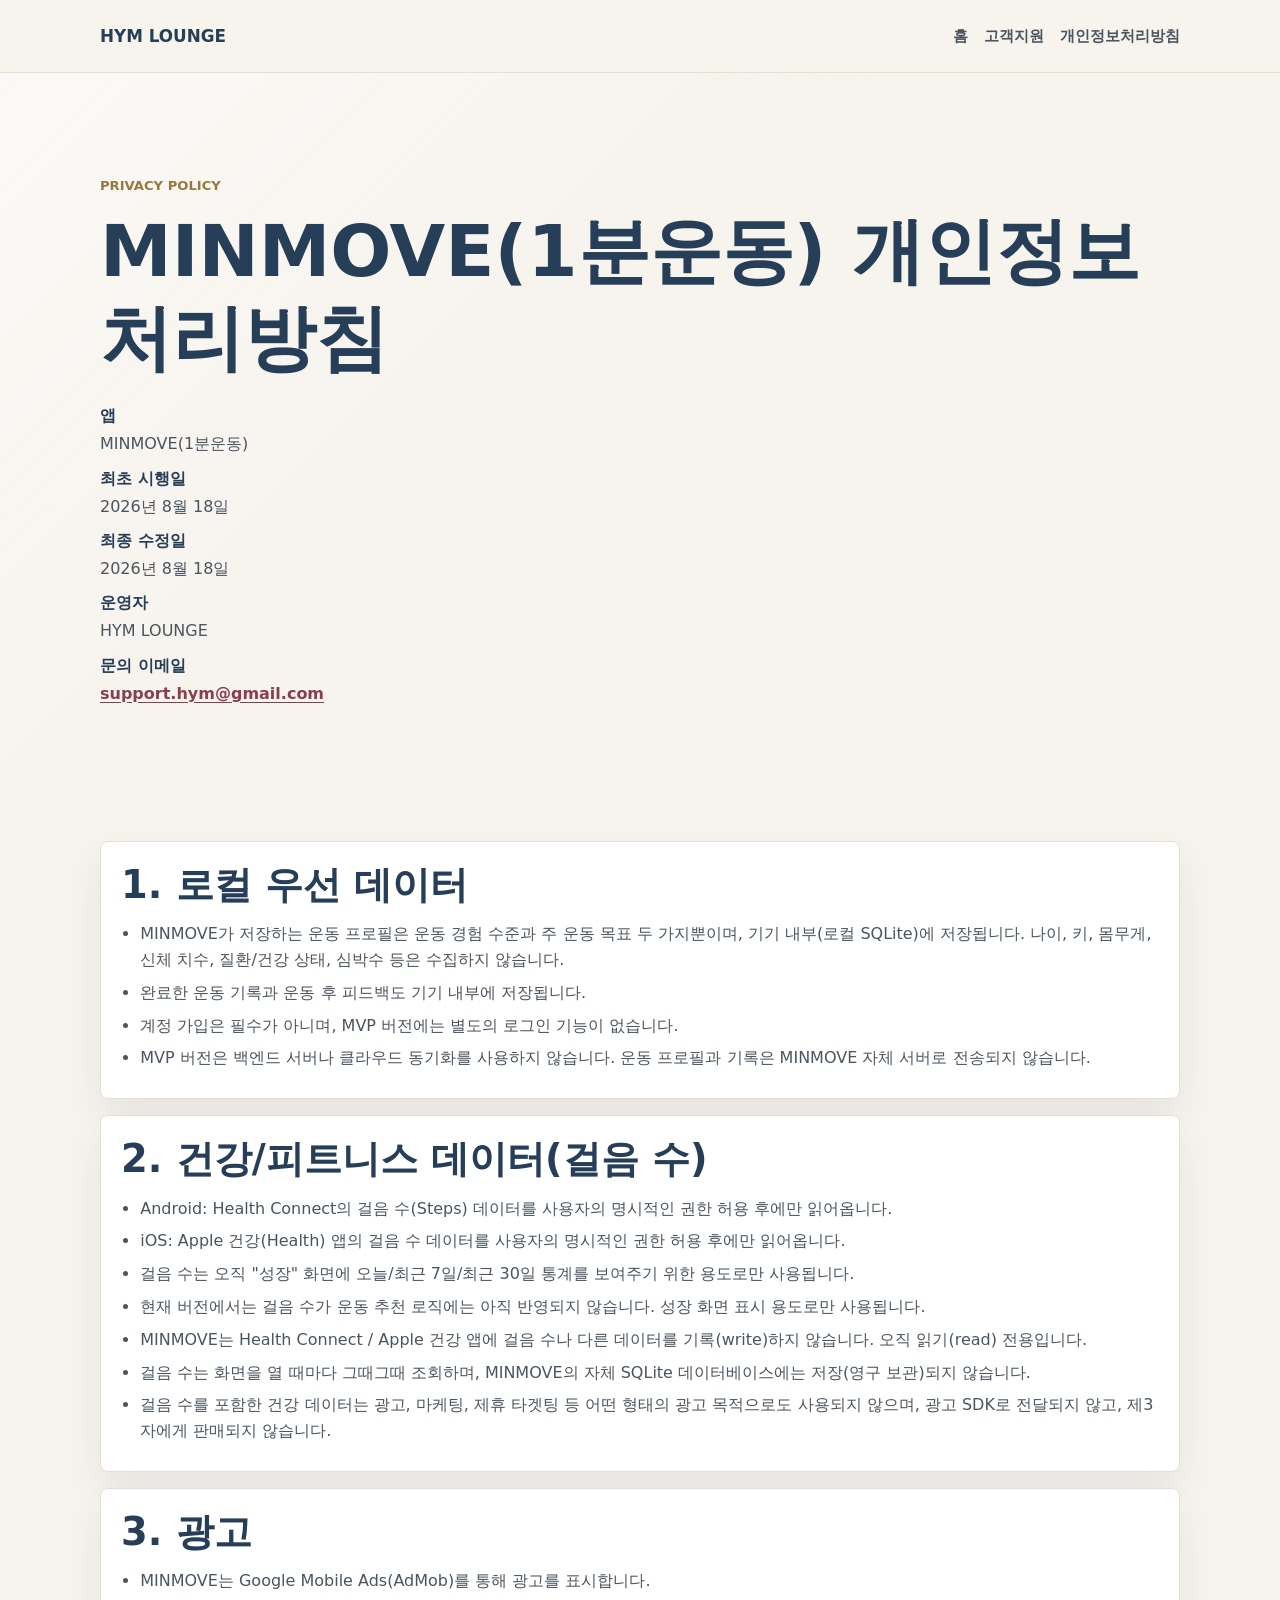
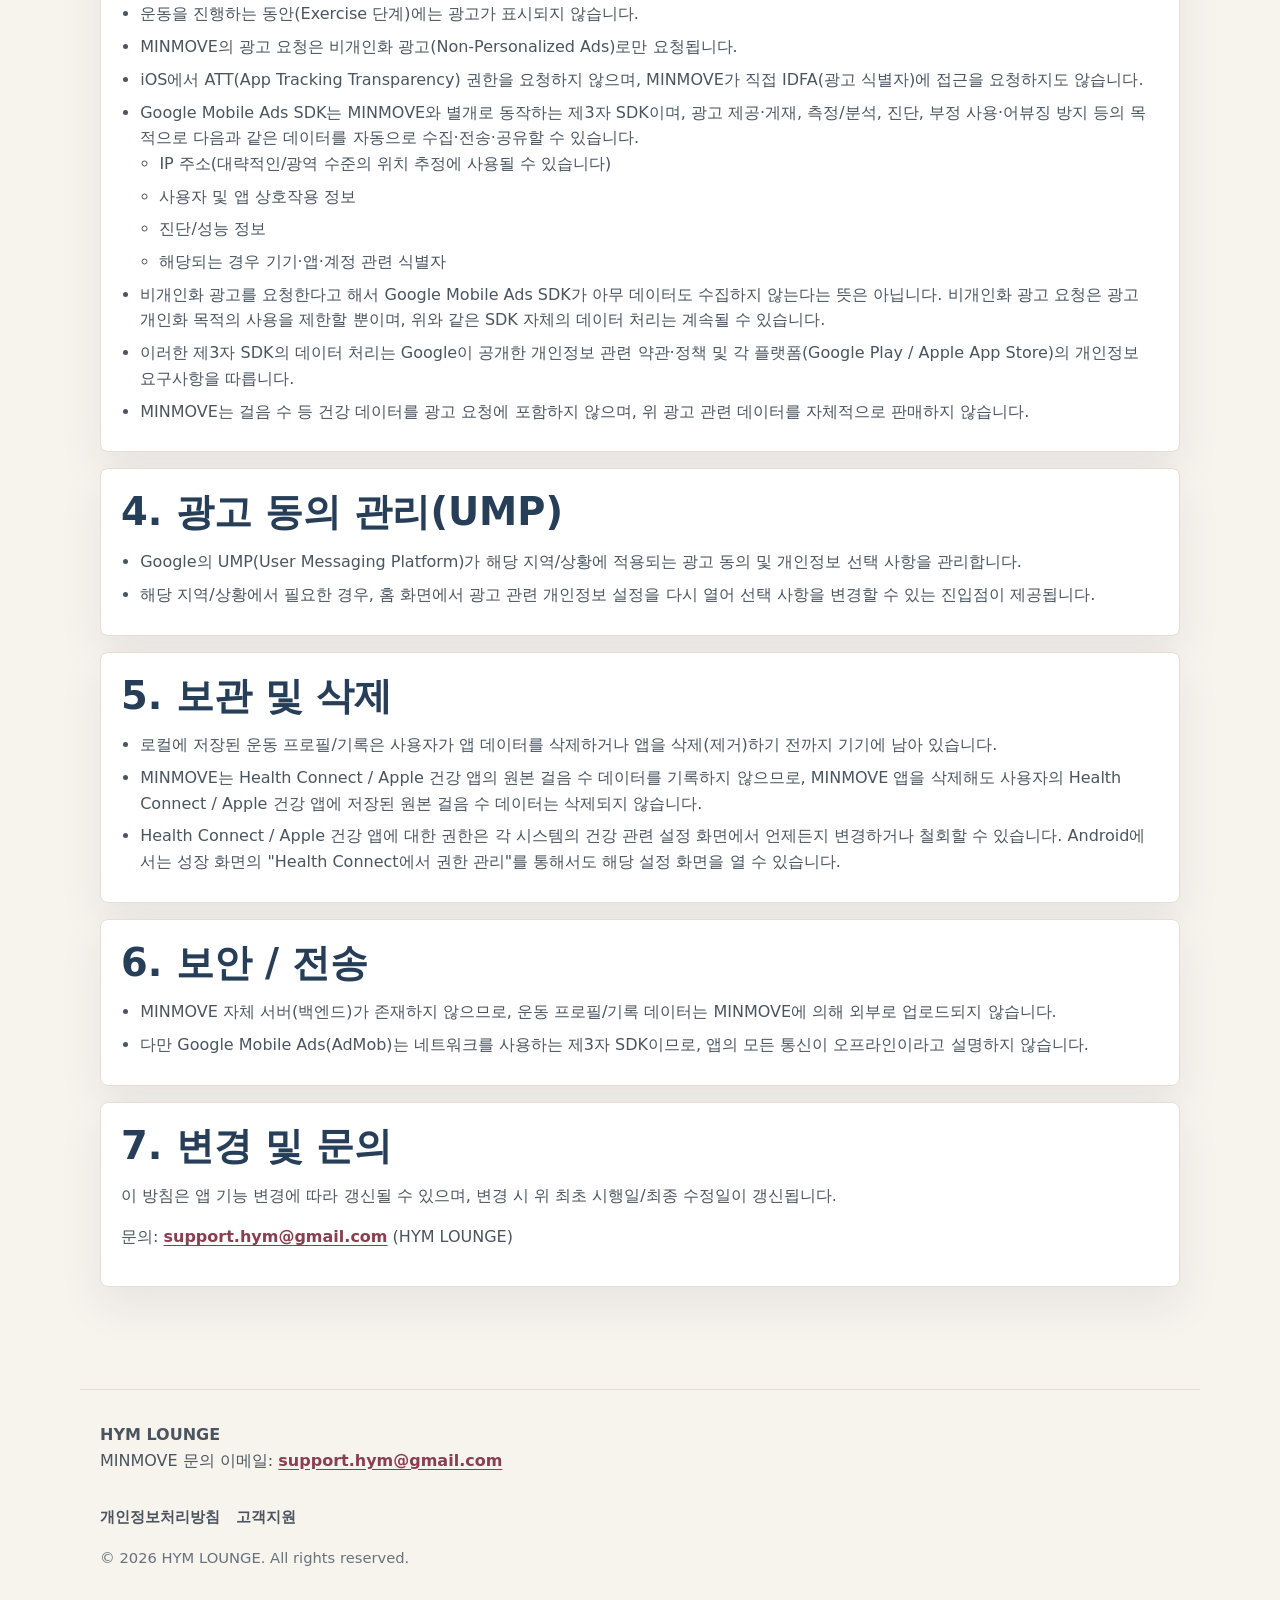
<file: minmove/privacy/index.html>
<!doctype html>
<html lang="ko">
  <head>
    <meta charset="utf-8">
    <meta name="viewport" content="width=device-width, initial-scale=1">
    <title>MINMOVE(1분운동) 개인정보처리방침 | HYM LOUNGE</title>
    <meta name="description" content="MINMOVE(1분운동) 앱의 개인정보 처리 기준, 운동 프로필 저장, Health Connect/Apple 건강 걸음 수 이용, 광고(AdMob) 및 개인정보 선택 안내를 확인할 수 있습니다.">
    <link rel="canonical" href="https://www.hymlounge.com/minmove/privacy/">
    <link rel="icon" href="/assets/favicon.svg" type="image/svg+xml">
    <meta name="theme-color" content="#F7F3ED">
    <meta property="og:type" content="article">
    <meta property="og:site_name" content="HYM LOUNGE">
    <meta property="og:title" content="MINMOVE(1분운동) 개인정보처리방침">
    <meta property="og:description" content="최초 시행일 2026년 8월 18일, 최종 수정일 2026년 8월 18일, 운영자 HYM LOUNGE.">
    <meta property="og:url" content="https://www.hymlounge.com/minmove/privacy/">
    <meta property="og:locale" content="ko_KR">
    <link rel="stylesheet" href="/styles.css">
  </head>
  <body>
    <header class="site-header">
      <nav class="nav" aria-label="주요 메뉴">
        <a class="brand" href="/" aria-label="HYM LOUNGE 홈">HYM LOUNGE</a>
        <div class="nav-links">
          <a href="/">홈</a>
          <a href="/support/">고객지원</a>
          <a href="/minmove/privacy/" aria-current="page">개인정보처리방침</a>
        </div>
      </nav>
    </header>

    <main>
      <section class="section page-hero">
        <p class="eyebrow">Privacy Policy</p>
        <h1>MINMOVE(1분운동) 개인정보처리방침</h1>
        <dl class="meta-list">
          <div><dt>앱</dt><dd>MINMOVE(1분운동)</dd></div>
          <div><dt>최초 시행일</dt><dd>2026년 8월 18일</dd></div>
          <div><dt>최종 수정일</dt><dd>2026년 8월 18일</dd></div>
          <div><dt>운영자</dt><dd>HYM LOUNGE</dd></div>
          <div><dt>문의 이메일</dt><dd><a href="mailto:support.hym@gmail.com">support.hym@gmail.com</a></dd></div>
        </dl>
      </section>

      <section class="section policy" aria-label="개인정보처리방침 본문">
        <article>
          <h2>1. 로컬 우선 데이터</h2>
          <ul>
            <li>MINMOVE가 저장하는 운동 프로필은 운동 경험 수준과 주 운동 목표 두 가지뿐이며, 기기 내부(로컬 SQLite)에 저장됩니다. 나이, 키, 몸무게, 신체 치수, 질환/건강 상태, 심박수 등은 수집하지 않습니다.</li>
            <li>완료한 운동 기록과 운동 후 피드백도 기기 내부에 저장됩니다.</li>
            <li>계정 가입은 필수가 아니며, MVP 버전에는 별도의 로그인 기능이 없습니다.</li>
            <li>MVP 버전은 백엔드 서버나 클라우드 동기화를 사용하지 않습니다. 운동 프로필과 기록은 MINMOVE 자체 서버로 전송되지 않습니다.</li>
          </ul>
        </article>
        <article>
          <h2>2. 건강/피트니스 데이터(걸음 수)</h2>
          <ul>
            <li>Android: Health Connect의 걸음 수(Steps) 데이터를 사용자의 명시적인 권한 허용 후에만 읽어옵니다.</li>
            <li>iOS: Apple 건강(Health) 앱의 걸음 수 데이터를 사용자의 명시적인 권한 허용 후에만 읽어옵니다.</li>
            <li>걸음 수는 오직 "성장" 화면에 오늘/최근 7일/최근 30일 통계를 보여주기 위한 용도로만 사용됩니다.</li>
            <li>현재 버전에서는 걸음 수가 운동 추천 로직에는 아직 반영되지 않습니다. 성장 화면 표시 용도로만 사용됩니다.</li>
            <li>MINMOVE는 Health Connect / Apple 건강 앱에 걸음 수나 다른 데이터를 기록(write)하지 않습니다. 오직 읽기(read) 전용입니다.</li>
            <li>걸음 수는 화면을 열 때마다 그때그때 조회하며, MINMOVE의 자체 SQLite 데이터베이스에는 저장(영구 보관)되지 않습니다.</li>
            <li>걸음 수를 포함한 건강 데이터는 광고, 마케팅, 제휴 타겟팅 등 어떤 형태의 광고 목적으로도 사용되지 않으며, 광고 SDK로 전달되지 않고, 제3자에게 판매되지 않습니다.</li>
          </ul>
        </article>
        <article>
          <h2>3. 광고</h2>
          <ul>
            <li>MINMOVE는 Google Mobile Ads(AdMob)를 통해 광고를 표시합니다.</li>
            <li>운동을 진행하는 동안(Exercise 단계)에는 광고가 표시되지 않습니다.</li>
            <li>MINMOVE의 광고 요청은 비개인화 광고(Non-Personalized Ads)로만 요청됩니다.</li>
            <li>iOS에서 ATT(App Tracking Transparency) 권한을 요청하지 않으며, MINMOVE가 직접 IDFA(광고 식별자)에 접근을 요청하지도 않습니다.</li>
            <li>
              Google Mobile Ads SDK는 MINMOVE와 별개로 동작하는 제3자 SDK이며, 광고 제공·게재, 측정/분석, 진단, 부정 사용·어뷰징 방지 등의 목적으로 다음과 같은 데이터를 자동으로 수집·전송·공유할 수 있습니다.
              <ul>
                <li>IP 주소(대략적인/광역 수준의 위치 추정에 사용될 수 있습니다)</li>
                <li>사용자 및 앱 상호작용 정보</li>
                <li>진단/성능 정보</li>
                <li>해당되는 경우 기기·앱·계정 관련 식별자</li>
              </ul>
            </li>
            <li>비개인화 광고를 요청한다고 해서 Google Mobile Ads SDK가 아무 데이터도 수집하지 않는다는 뜻은 아닙니다. 비개인화 광고 요청은 광고 개인화 목적의 사용을 제한할 뿐이며, 위와 같은 SDK 자체의 데이터 처리는 계속될 수 있습니다.</li>
            <li>이러한 제3자 SDK의 데이터 처리는 Google이 공개한 개인정보 관련 약관·정책 및 각 플랫폼(Google Play / Apple App Store)의 개인정보 요구사항을 따릅니다.</li>
            <li>MINMOVE는 걸음 수 등 건강 데이터를 광고 요청에 포함하지 않으며, 위 광고 관련 데이터를 자체적으로 판매하지 않습니다.</li>
          </ul>
        </article>
        <article>
          <h2>4. 광고 동의 관리(UMP)</h2>
          <ul>
            <li>Google의 UMP(User Messaging Platform)가 해당 지역/상황에 적용되는 광고 동의 및 개인정보 선택 사항을 관리합니다.</li>
            <li>해당 지역/상황에서 필요한 경우, 홈 화면에서 광고 관련 개인정보 설정을 다시 열어 선택 사항을 변경할 수 있는 진입점이 제공됩니다.</li>
          </ul>
        </article>
        <article>
          <h2>5. 보관 및 삭제</h2>
          <ul>
            <li>로컬에 저장된 운동 프로필/기록은 사용자가 앱 데이터를 삭제하거나 앱을 삭제(제거)하기 전까지 기기에 남아 있습니다.</li>
            <li>MINMOVE는 Health Connect / Apple 건강 앱의 원본 걸음 수 데이터를 기록하지 않으므로, MINMOVE 앱을 삭제해도 사용자의 Health Connect / Apple 건강 앱에 저장된 원본 걸음 수 데이터는 삭제되지 않습니다.</li>
            <li>Health Connect / Apple 건강 앱에 대한 권한은 각 시스템의 건강 관련 설정 화면에서 언제든지 변경하거나 철회할 수 있습니다. Android에서는 성장 화면의 "Health Connect에서 권한 관리"를 통해서도 해당 설정 화면을 열 수 있습니다.</li>
          </ul>
        </article>
        <article>
          <h2>6. 보안 / 전송</h2>
          <ul>
            <li>MINMOVE 자체 서버(백엔드)가 존재하지 않으므로, 운동 프로필/기록 데이터는 MINMOVE에 의해 외부로 업로드되지 않습니다.</li>
            <li>다만 Google Mobile Ads(AdMob)는 네트워크를 사용하는 제3자 SDK이므로, 앱의 모든 통신이 오프라인이라고 설명하지 않습니다.</li>
          </ul>
        </article>
        <article>
          <h2>7. 변경 및 문의</h2>
          <p>이 방침은 앱 기능 변경에 따라 갱신될 수 있으며, 변경 시 위 최초 시행일/최종 수정일이 갱신됩니다.</p>
          <p>문의: <a href="mailto:support.hym@gmail.com" aria-label="MINMOVE 개인정보 문의 이메일 보내기">support.hym@gmail.com</a> (HYM LOUNGE)</p>
        </article>
      </section>
    </main>

    <footer class="site-footer">
      <div>
        <strong>HYM LOUNGE</strong>
        <p>MINMOVE 문의 이메일: <a href="mailto:support.hym@gmail.com">support.hym@gmail.com</a></p>
      </div>
      <nav aria-label="하단 메뉴">
        <a href="/minmove/privacy/">개인정보처리방침</a>
        <a href="/support/">고객지원</a>
      </nav>
      <p class="copyright">© 2026 HYM LOUNGE. All rights reserved.</p>
    </footer>
  </body>
</html>
</file>
<file: styles.css>
:root {
  --bg: #f7f3ed;
  --card: #ffffff;
  --title: #263e57;
  --body: #4a5560;
  --muted: #68727d;
  --accent: #8a3f50;
  --gold: #9a783d;
  --border: #e6ded4;
  --focus: #1f6f8b;
  --shadow: 0 18px 45px rgba(38, 62, 87, 0.08);
}

* {
  box-sizing: border-box;
}

html {
  background: var(--bg);
  color: var(--body);
  font-family: system-ui, -apple-system, BlinkMacSystemFont, "Segoe UI", sans-serif;
  line-height: 1.6;
  scroll-behavior: smooth;
}

body {
  margin: 0;
  min-width: 320px;
}

body::before {
  background: linear-gradient(135deg, rgba(255, 255, 255, 0.58), transparent 42rem);
  content: "";
  inset: 0;
  pointer-events: none;
  position: fixed;
  z-index: -1;
}

a {
  color: var(--accent);
  font-weight: 700;
  text-decoration: underline;
  text-underline-offset: 0.18em;
}

a:hover {
  color: var(--title);
}

a:focus-visible,
button:focus-visible {
  outline: 3px solid var(--focus);
  outline-offset: 4px;
}

h1,
h2,
h3,
p {
  margin-top: 0;
}

h1,
h2,
h3 {
  color: var(--title);
  line-height: 1.22;
}

h1 {
  font-size: 4.5rem;
  margin-bottom: 1.1rem;
}

h2 {
  font-size: 2.4rem;
  margin-bottom: 0.8rem;
}

h3 {
  font-size: 1.2rem;
  margin-bottom: 0.55rem;
}

p {
  margin-bottom: 1rem;
}

.site-header {
  background: rgba(247, 243, 237, 0.92);
  border-bottom: 1px solid var(--border);
  position: sticky;
  top: 0;
  z-index: 10;
}

.nav,
.site-footer,
.section {
  margin-inline: auto;
  max-width: 1120px;
  padding-inline: 1.25rem;
}

.nav {
  align-items: center;
  display: flex;
  gap: 1rem;
  justify-content: space-between;
  min-height: 72px;
}

.brand {
  color: var(--title);
  font-size: 1.05rem;
  font-weight: 900;
  letter-spacing: 0;
  text-decoration: none;
  white-space: nowrap;
}

.nav-links {
  align-items: center;
  display: flex;
  flex-wrap: wrap;
  gap: 0.45rem 1rem;
  justify-content: flex-end;
}

.nav-links a,
.site-footer nav a {
  color: var(--body);
  font-size: 0.95rem;
  text-decoration: none;
}

.nav-links a:hover,
.site-footer nav a:hover {
  color: var(--accent);
  text-decoration: underline;
  text-underline-offset: 0.2em;
}

.section {
  padding-block: clamp(3rem, 8vw, 6.75rem);
}

.hero {
  align-items: center;
  display: grid;
  gap: 2.5rem;
  grid-template-columns: minmax(0, 1.15fr) minmax(280px, 0.85fr);
  min-height: calc(100vh - 72px);
}

.hero-copy {
  max-width: 720px;
}

.lead {
  color: var(--accent);
  font-size: 1.5rem;
  font-weight: 800;
}

.eyebrow {
  color: var(--gold);
  font-size: 0.82rem;
  font-weight: 900;
  letter-spacing: 0;
  margin-bottom: 0.7rem;
  text-transform: uppercase;
}

.actions,
.card-actions,
.page-links {
  align-items: center;
  display: flex;
  flex-wrap: wrap;
  gap: 0.85rem;
  margin-top: 1.5rem;
}

.button {
  align-items: center;
  border-radius: 999px;
  display: inline-flex;
  min-height: 46px;
  padding: 0.72rem 1.15rem;
  text-decoration: none;
}

.button.primary {
  background: var(--title);
  color: #fff;
}

.button.secondary {
  border: 1px solid var(--title);
  color: var(--title);
}

.button:hover {
  background: var(--accent);
  border-color: var(--accent);
  color: #fff;
}

.text-link {
  min-height: 44px;
  padding-block: 0.65rem;
}

.hero-panel {
  display: flex;
  justify-content: center;
}

.phone-shell {
  background: #23364a;
  border: 1px solid rgba(255, 255, 255, 0.25);
  border-radius: 2.1rem;
  box-shadow: var(--shadow);
  max-width: 320px;
  padding: 0.9rem;
  width: min(100%, 320px);
}

.phone-top {
  background: rgba(255, 255, 255, 0.18);
  border-radius: 999px;
  height: 0.42rem;
  margin: 0.2rem auto 0.8rem;
  width: 4.5rem;
}

.app-preview {
  aspect-ratio: 9 / 15;
  background:
    linear-gradient(160deg, rgba(138, 63, 80, 0.15), transparent 45%),
    var(--bg);
  border-radius: 1.55rem;
  color: var(--title);
  display: flex;
  flex-direction: column;
  justify-content: space-between;
  padding: 1.35rem;
}

.preview-label {
  align-self: flex-start;
  background: #fff;
  border: 1px solid var(--border);
  border-radius: 999px;
  color: var(--accent);
  font-size: 0.82rem;
  font-weight: 800;
  padding: 0.35rem 0.7rem;
}

.app-preview strong {
  font-size: 1.55rem;
  line-height: 1.35;
}

.preview-lines {
  display: grid;
  gap: 0.65rem;
}

.preview-lines span {
  background: rgba(74, 85, 96, 0.16);
  border-radius: 999px;
  height: 0.7rem;
}

.preview-lines span:nth-child(2) {
  width: 76%;
}

.preview-lines span:nth-child(3) {
  width: 58%;
}

.section-heading {
  max-width: 700px;
}

.app-card,
.feature-grid article,
.info-card,
.policy article,
.contact-band {
  background: var(--card);
  border: 1px solid var(--border);
  border-radius: 8px;
  box-shadow: var(--shadow);
}

.app-card {
  display: grid;
  gap: 1.5rem;
  grid-template-columns: minmax(0, 1fr) auto;
  margin-top: 1.5rem;
  padding: clamp(1.3rem, 4vw, 2rem);
}

.status {
  color: var(--accent);
  font-size: 0.9rem;
  font-weight: 900;
  margin-bottom: 0.55rem;
}

.split {
  display: grid;
  gap: 2rem;
  grid-template-columns: minmax(240px, 0.75fr) minmax(0, 1.25fr);
}

.feature-grid {
  display: grid;
  gap: 1rem;
  grid-template-columns: repeat(2, minmax(0, 1fr));
}

.feature-grid article,
.info-card,
.policy article {
  padding: 1.25rem;
}

.contact-band {
  align-items: center;
  display: grid;
  gap: 1.5rem;
  grid-template-columns: minmax(0, 1fr) auto;
  margin-bottom: clamp(3rem, 8vw, 6rem);
  padding: clamp(1.3rem, 4vw, 2rem);
}

address {
  display: grid;
  font-style: normal;
  gap: 0.35rem;
}

.site-footer {
  border-top: 1px solid var(--border);
  display: grid;
  gap: 1rem;
  padding-block: 2rem;
}

.site-footer nav {
  display: flex;
  flex-wrap: wrap;
  gap: 0.7rem 1rem;
}

.copyright {
  color: var(--muted);
  font-size: 0.92rem;
  margin-bottom: 0;
}

.page-hero {
  padding-bottom: 2rem;
}

.page-hero .lead {
  max-width: 760px;
}

.content-grid {
  display: grid;
  gap: 1rem;
  grid-template-columns: repeat(3, minmax(0, 1fr));
}

.policy {
  display: grid;
  gap: 1rem;
}

.policy ol,
.policy ul,
.info-card ul {
  margin: 0;
  padding-left: 1.2rem;
}

.policy li,
.info-card li {
  margin-bottom: 0.45rem;
}

.meta-list {
  display: grid;
  gap: 0.55rem;
  margin: 1.25rem 0 0;
}

.meta-list div {
  display: grid;
  gap: 0.15rem;
}

.meta-list dt {
  color: var(--title);
  font-weight: 900;
}

.meta-list dd {
  margin: 0;
}

.not-found {
  display: grid;
  min-height: calc(100vh - 72px);
  place-items: center;
  text-align: center;
}

.not-found .info-card {
  max-width: 620px;
}

@media (prefers-reduced-motion: reduce) {
  html {
    scroll-behavior: auto;
  }
}

@media (max-width: 820px) {
  h1 {
    font-size: 3rem;
  }

  h2 {
    font-size: 2rem;
  }

  .lead {
    font-size: 1.3rem;
  }

  .nav {
    align-items: flex-start;
    flex-direction: column;
    justify-content: center;
    padding-block: 0.85rem;
  }

  .nav-links {
    justify-content: flex-start;
  }

  .hero,
  .split,
  .contact-band,
  .app-card {
    grid-template-columns: 1fr;
  }

  .hero {
    min-height: auto;
  }

  .hero-panel {
    justify-content: flex-start;
  }

  .feature-grid,
  .content-grid {
    grid-template-columns: 1fr;
  }
}

@media (max-width: 520px) {
  h1 {
    font-size: 2.35rem;
  }

  h2 {
    font-size: 1.65rem;
  }

  .lead {
    font-size: 1.12rem;
  }

  .nav,
  .site-footer,
  .section {
    padding-inline: 1rem;
  }

  .nav-links a {
    font-size: 0.9rem;
  }

  .button {
    justify-content: center;
    width: 100%;
  }

  .actions,
  .card-actions,
  .page-links {
    align-items: stretch;
    flex-direction: column;
  }

  .phone-shell {
    max-width: 280px;
  }
}
</file>
